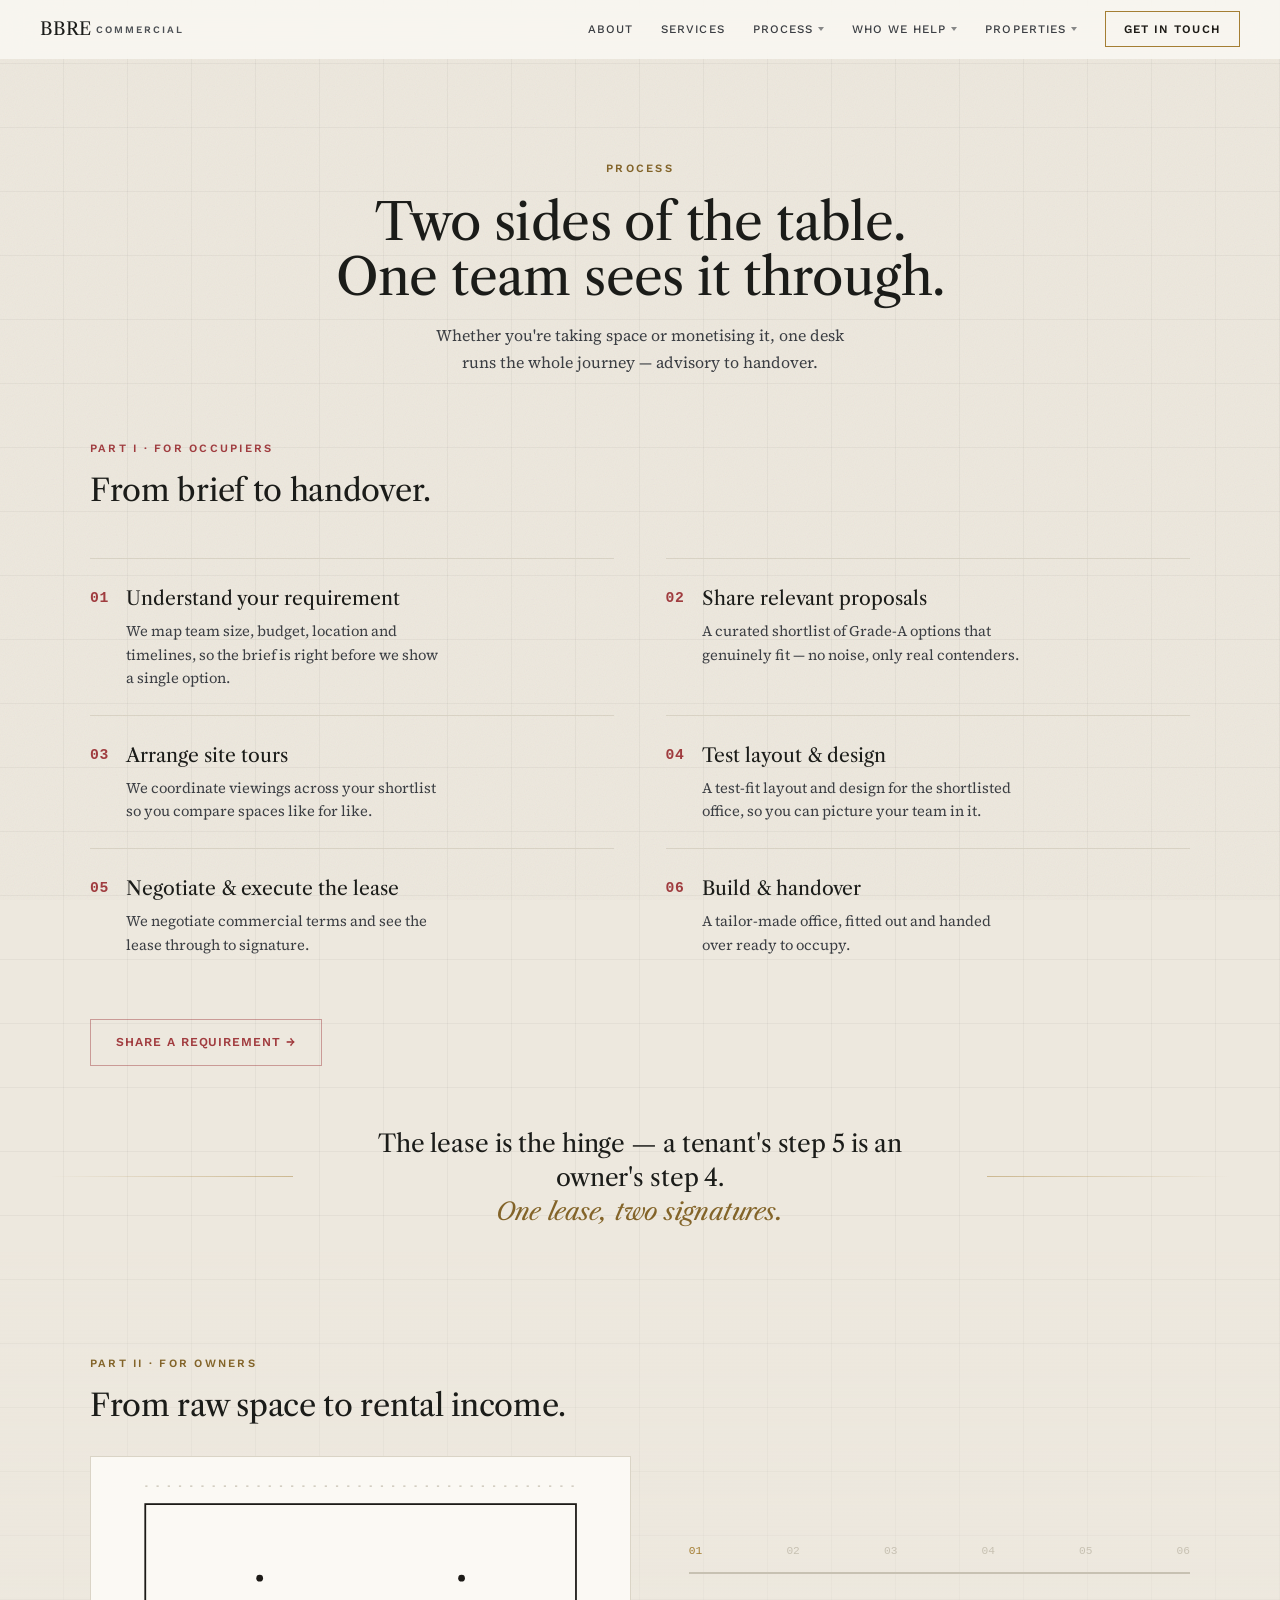
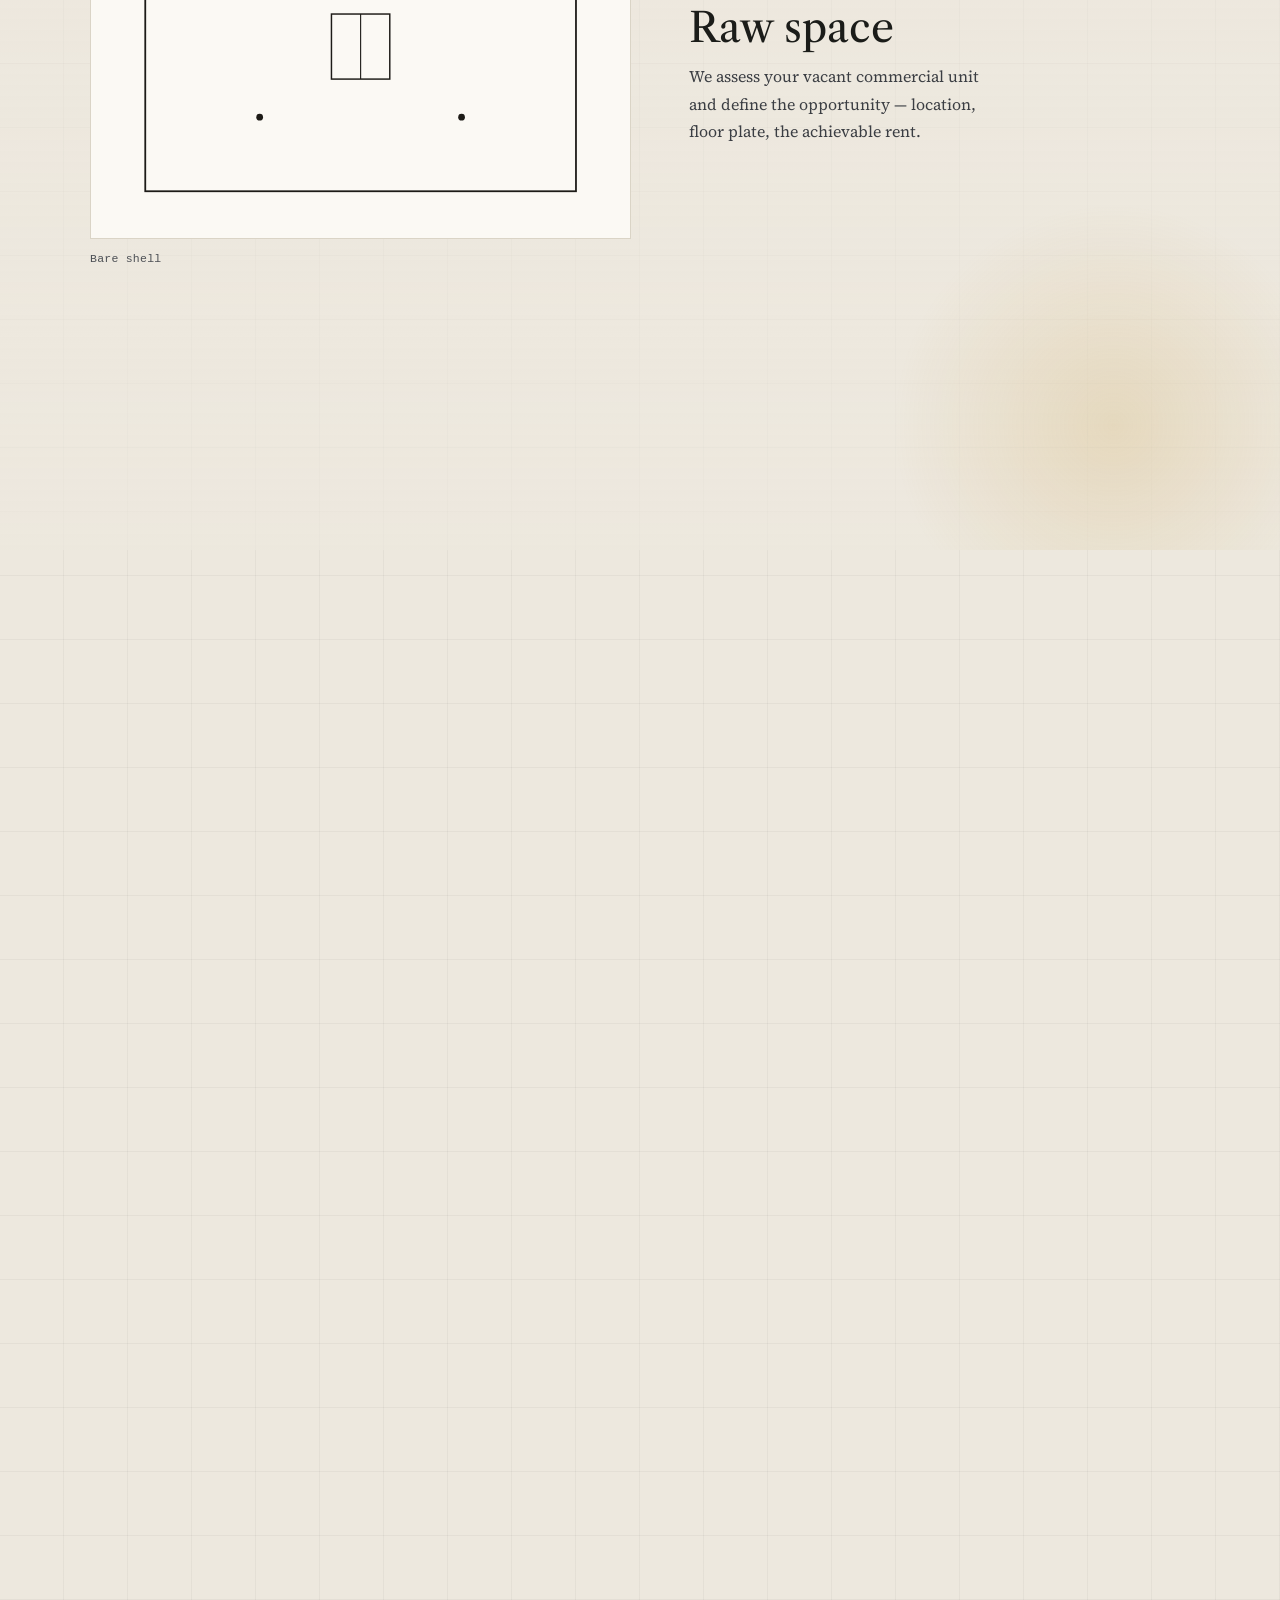
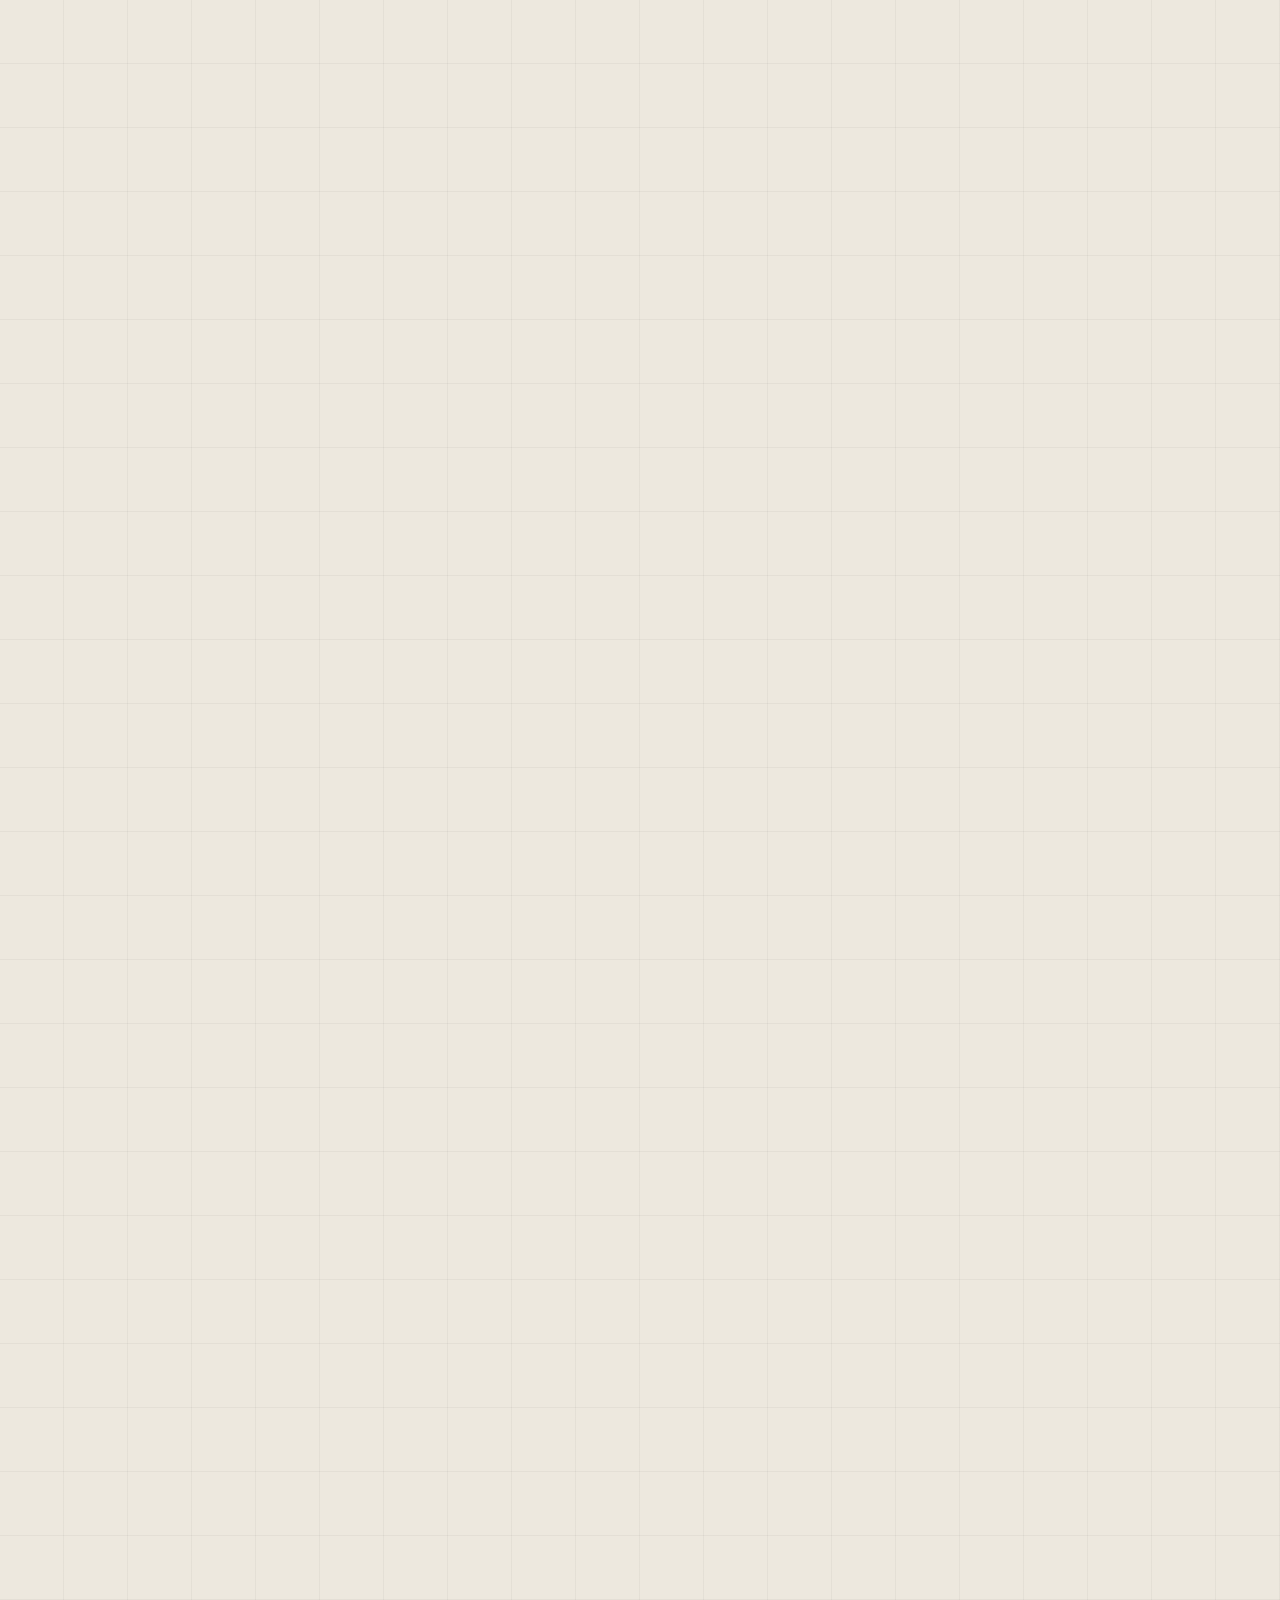
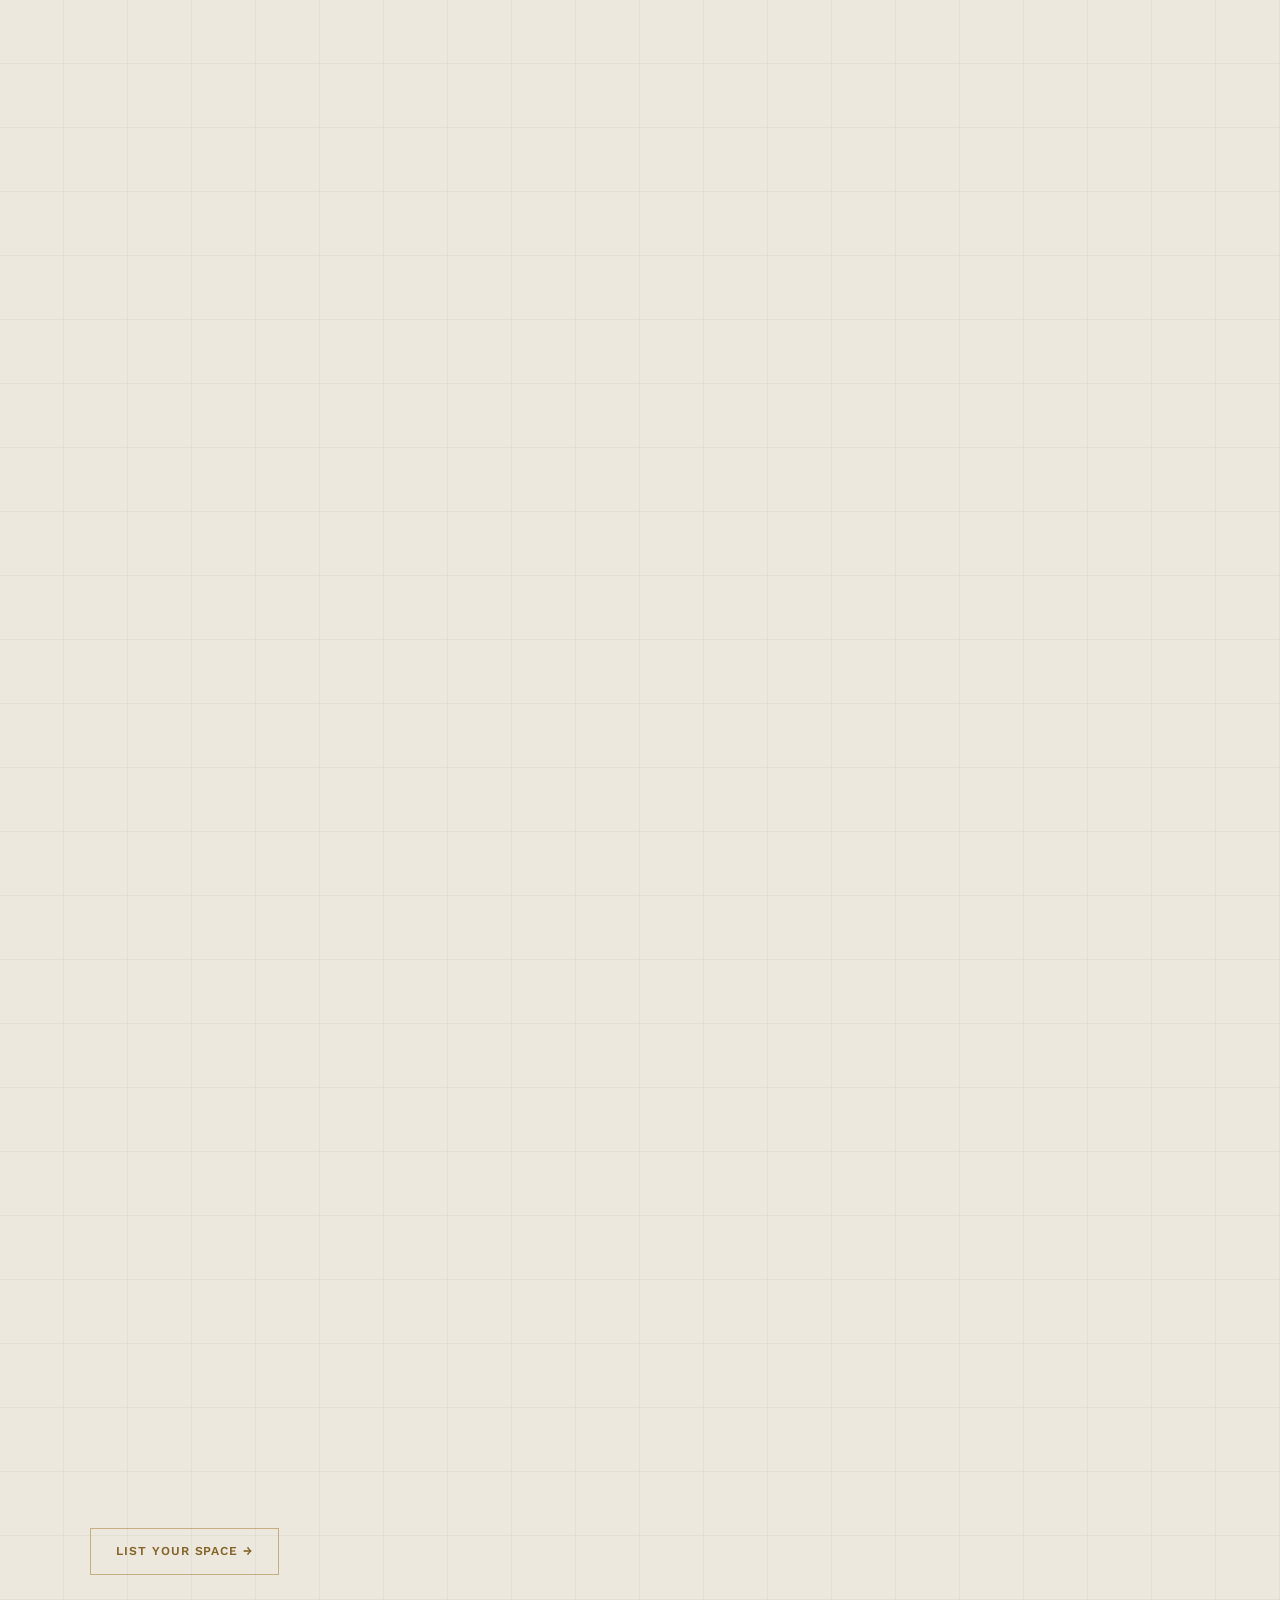
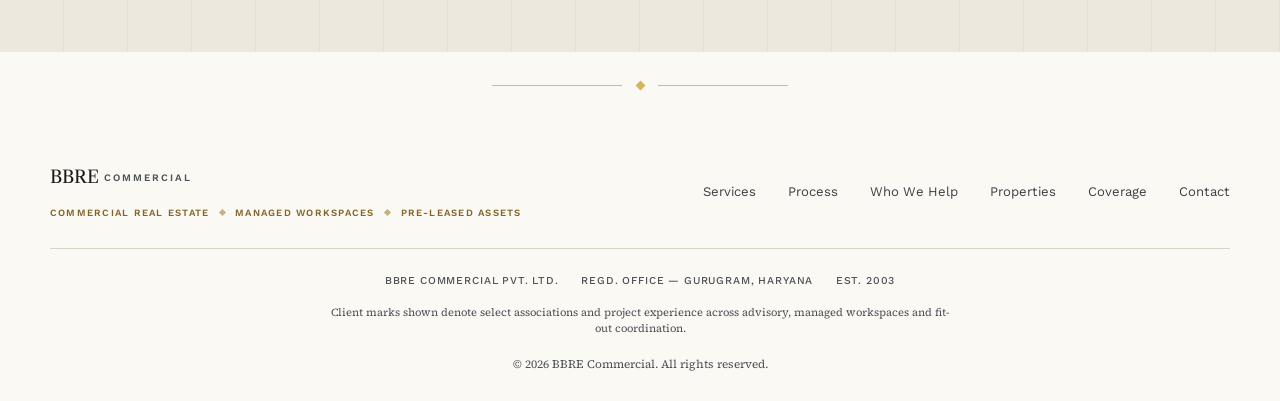
<file: process.html>
<!DOCTYPE html>
<html lang="en">
<head>
  <meta charset="UTF-8" />
  <meta name="viewport" content="width=device-width, initial-scale=1.0" />
  <title>Our Process — BBRE Commercial</title>
  <meta name="description" content="Our process, both sides of the table — from a tenant's brief to handover, and from raw space to rental income. BBRE Commercial, Gurgaon &amp; Delhi NCR." />
  <link rel="icon" href="data:image/svg+xml,%3Csvg xmlns='http://www.w3.org/2000/svg' viewBox='0 0 32 32'%3E%3Crect width='32' height='32' fill='%231D1B17'/%3E%3Cpolygon points='16 7 24 16 16 25 8 16' fill='%23D9B25E'/%3E%3C/svg%3E" />
  <meta property="og:type" content="website" />
  <meta property="og:title" content="Our Process — BBRE Commercial" />
  <meta property="og:description" content="Our process, both sides of the table — from a tenant's brief to handover, and from raw space to rental income. BBRE Commercial, Gurgaon &amp; Delhi NCR." />
  <meta property="og:image" content="hero-skyline.jpg" />
  <meta name="twitter:card" content="summary_large_image" />
  <script>document.documentElement.classList.add('js');</script>
  <link rel="preconnect" href="https://fonts.googleapis.com">
  <link rel="preconnect" href="https://fonts.gstatic.com" crossorigin>
  <link href="https://fonts.googleapis.com/css2?family=Libre+Caslon+Text:ital,wght@0,400;0,700;1,400&family=Source+Serif+4:ital,opsz,wght@0,8..60,400;0,8..60,600;1,8..60,400&family=Work+Sans:wght@400;500;600;700&display=swap" rel="stylesheet">
  <link rel="stylesheet" href="styles.css?v=82" />
</head>
<body>
<a class="skip-link" href="#journey">Skip to content</a>
<div class="grain" aria-hidden="true"></div>

<!-- NAV -->
<header class="nav" id="nav">
  <div class="nav-inner">
    <a href="/#top" class="wordmark">BBRE<span>Commercial</span></a>
    <nav class="nav-links">
      <a href="/#about">About</a>
      <a href="/#services">Services</a>
      <div class="nav-dd">
        <a href="/process.html" class="nav-dd-toggle" aria-haspopup="true" aria-expanded="false">Process<span class="dd-caret" aria-hidden="true"></span></a>
        <div class="nav-dd-menu" role="menu">
          <a href="/process.html#occupiers" role="menuitem">For Occupiers</a>
          <a href="/process.html#owners" role="menuitem">For Owners</a>
        </div>
      </div>
      <div class="nav-dd">
        <a href="/#who" class="nav-dd-toggle" aria-haspopup="true" aria-expanded="false">Who We Help<span class="dd-caret" aria-hidden="true"></span></a>
        <div class="nav-dd-menu" role="menu">
          <a href="/#who" role="menuitem">Occupiers</a>
          <a href="/#who" role="menuitem">Owners</a>
          <a href="/#who" role="menuitem">Investors</a>
        </div>
      </div>
      <div class="nav-dd">
        <a href="/spaces.html" class="nav-dd-toggle" aria-haspopup="true" aria-expanded="false">Properties<span class="dd-caret" aria-hidden="true"></span></a>
        <div class="nav-dd-menu" role="menu">
          <a href="/spaces.html#spaces" role="menuitem">Offices for Lease</a>
          <a href="/spaces.html#spaces" role="menuitem">Pre-Leased Assets</a>
          <a href="/spaces.html#coverage" role="menuitem">Coverage</a>
        </div>
      </div>
      <a href="/#contact" class="nav-cta">Get in touch</a>
    </nav>
    <button class="hamburger" id="hamburger" aria-label="Menu"><span></span><span></span><span></span></button>
  </div>
  <div class="mobile-menu" id="mobileMenu">
    <a href="/#about">About</a>
    <a href="/#services">Services</a>
    <a href="/process.html">Process</a>
    <a href="/process.html#occupiers" class="mm-sub">For Occupiers</a>
    <a href="/process.html#owners" class="mm-sub">For Owners</a>
    <a href="/#who">Who We Help</a>
    <a href="/#who" class="mm-sub">Occupiers</a>
    <a href="/#who" class="mm-sub">Owners</a>
    <a href="/#who" class="mm-sub">Investors</a>
    <a href="/spaces.html">Properties</a>
    <a href="/spaces.html#spaces" class="mm-sub">Offices for Lease</a>
    <a href="/spaces.html#spaces" class="mm-sub">Pre-Leased Assets</a>
    <a href="/spaces.html#coverage" class="mm-sub">Coverage</a>
    <a href="/#contact">Get in touch</a>
  </div>
</header>

<!-- PROCESS — pinned raw-space → asset journey -->
<section class="proc-section" id="journey">
  <span class="margin-marker" aria-hidden="true"><span class="mm-num">03</span><span class="mm-label">Process</span></span>

  <!-- umbrella: one process, two sides -->
  <div class="container proc-umbrella reveal-up">
    <span class="kicker">Process</span>
    <h2 class="proc-umbrella-h">Two sides of the table.<br>One team sees it through.</h2>
    <p class="proc-umbrella-sub">Whether you're taking space or monetising it, one desk runs the whole journey — advisory to handover.</p>
    <p class="proc-mobile-intro">Occupiers go from brief to handover; owners from raw space to rental income — tap any step to read it.</p>
  </div>

  <!-- PART I · occupiers -->
  <div class="proc-track container reveal-up" id="occupiers">
    <div class="track-head">
      <span class="track-eyebrow track-eyebrow--occupier">Part&nbsp;I · For occupiers</span>
      <h3 class="track-h">From brief to handover.</h3>
    </div>
    <ol class="tenant-steps">
      <li class="tstep"><span class="tstep-num">01</span><div class="tstep-body"><h4>Understand your requirement</h4><p>We map team size, budget, location and timelines, so the brief is right before we show a single option.</p></div></li>
      <li class="tstep"><span class="tstep-num">02</span><div class="tstep-body"><h4>Share relevant proposals</h4><p>A curated shortlist of Grade-A options that genuinely fit — no noise, only real contenders.</p></div></li>
      <li class="tstep"><span class="tstep-num">03</span><div class="tstep-body"><h4>Arrange site tours</h4><p>We coordinate viewings across your shortlist so you compare spaces like for like.</p></div></li>
      <li class="tstep"><span class="tstep-num">04</span><div class="tstep-body"><h4>Test layout &amp; design</h4><p>A test-fit layout and design for the shortlisted office, so you can picture your team in it.</p></div></li>
      <li class="tstep"><span class="tstep-num">05</span><div class="tstep-body"><h4>Negotiate &amp; execute the lease</h4><p>We negotiate commercial terms and see the lease through to signature.</p></div></li>
      <li class="tstep"><span class="tstep-num">06</span><div class="tstep-body"><h4>Build &amp; handover</h4><p>A tailor-made office, fitted out and handed over ready to occupy.</p></div></li>
    </ol>
    <a class="track-cta track-cta--occupier" href="/#contact">Share a requirement →</a>
  </div>

  <!-- the lease is the hinge between the two journeys -->
  <div class="track-hinge container reveal-up">
    <span class="hinge-rule"></span>
    <p class="hinge-note">The lease is the hinge — a tenant's step&nbsp;5 is an owner's step&nbsp;4.<br><em>One lease, two signatures.</em></p>
    <span class="hinge-rule"></span>
  </div>

  <div class="journey-scroll" id="owners">
    <div class="journey-sticky">
      <!-- evolving environment: the district grows around the asset as you scroll -->
      <div class="journey-bg" aria-hidden="true">
        <svg class="env-svg" viewBox="0 0 1440 900" preserveAspectRatio="xMidYMax slice">
          <g class="env-layer" data-at="0.04" stroke="#1D1B17" stroke-opacity="0.18" fill="none">
            <line x1="0" y1="862" x2="1440" y2="862" stroke-width="1.2"/>
            <rect x="120" y="828" width="150" height="34" stroke-dasharray="3 6"/>
            <rect x="360" y="828" width="180" height="34" stroke-dasharray="3 6"/>
            <rect x="1010" y="828" width="170" height="34" stroke-dasharray="3 6"/>
          </g>
          <g class="env-layer" data-at="0.16" stroke="#1D1B17" stroke-opacity="0.16" fill="none">
            <rect x="140" y="792" width="90" height="70"/>
            <rect x="1040" y="800" width="110" height="62"/>
            <rect x="620" y="806" width="80" height="56"/>
          </g>
          <g class="env-layer" data-at="0.30" stroke="#1D1B17" stroke-opacity="0.15" fill="none">
            <rect x="250" y="742" width="80" height="120"/>
            <rect x="720" y="752" width="96" height="110"/>
            <rect x="900" y="770" width="70" height="92"/>
          </g>
          <g class="env-layer" data-at="0.44" stroke="#1D1B17" stroke-opacity="0.15" fill="none">
            <rect x="360" y="686" width="88" height="176"/>
            <rect x="1160" y="710" width="90" height="152"/>
            <path d="M486 720 V690 H560"/><line x1="486" y1="704" x2="516" y2="720"/>
          </g>
          <g class="env-layer" data-at="0.58" stroke="#1D1B17" stroke-opacity="0.16" fill="none">
            <rect x="560" y="648" width="80" height="214"/>
            <rect x="1000" y="700" width="84" height="162"/>
          </g>
          <g class="env-layer" data-at="0.52" stroke="#1D1B17" stroke-opacity="0.17" fill="none">
            <rect x="116" y="606" width="74" height="256"/>
            <rect x="810" y="624" width="88" height="238"/>
            <rect x="1248" y="650" width="80" height="212"/>
          </g>
          <g class="env-layer" data-at="0.70">
            <g fill="#6E7A5E" fill-opacity="0.22" stroke="none">
              <circle cx="80" cy="832" r="18"/><circle cx="70" cy="843" r="12"/><circle cx="91" cy="844" r="11"/>
              <circle cx="332" cy="835" r="15"/><circle cx="346" cy="844" r="10"/>
              <circle cx="840" cy="837" r="16"/><circle cx="856" cy="845" r="10"/>
              <circle cx="1300" cy="833" r="15"/><circle cx="1285" cy="844" r="10"/>
            </g>
            <g stroke="#5B4A34" stroke-opacity="0.32" stroke-width="2">
              <line x1="80" y1="846" x2="80" y2="862"/><line x1="332" y1="848" x2="332" y2="862"/><line x1="840" y1="850" x2="840" y2="862"/><line x1="1300" y1="846" x2="1300" y2="862"/>
            </g>
          </g>
          <g class="env-layer" data-at="0.80" fill="#6E7A5E" fill-opacity="0.20" stroke="none">
            <circle cx="500" cy="840" r="13"/><circle cx="678" cy="843" r="11"/><circle cx="1082" cy="838" r="14"/><circle cx="1178" cy="844" r="10"/>
          </g>
          <g class="env-layer" data-at="0.26" fill="#A47E33" fill-opacity="0.55">
            <rect x="152" y="814" width="9" height="11"/><rect x="1054" y="818" width="9" height="11"/><rect x="634" y="822" width="9" height="10"/>
          </g>
          <g class="env-layer" data-at="0.40" fill="#A47E33" fill-opacity="0.55">
            <rect x="264" y="764" width="9" height="11"/><rect x="292" y="792" width="9" height="11"/><rect x="734" y="772" width="9" height="11"/>
          </g>
          <g class="env-layer" data-at="0.54" fill="#A47E33" fill-opacity="0.55">
            <rect x="380" y="712" width="9" height="11"/><rect x="404" y="712" width="9" height="11"/><rect x="1174" y="732" width="9" height="11"/>
          </g>
          <g class="env-layer" data-at="0.64" fill="#A47E33" fill-opacity="0.55">
            <rect x="130" y="640" width="9" height="12"/><rect x="158" y="678" width="9" height="12"/><rect x="826" y="656" width="9" height="12"/><rect x="856" y="694" width="9" height="12"/><rect x="1264" y="682" width="9" height="12"/><rect x="1294" y="720" width="9" height="12"/>
          </g>
          <g class="env-layer" data-at="0.76" fill="#A47E33" fill-opacity="0.55">
            <rect x="576" y="676" width="10" height="12"/><rect x="600" y="712" width="10" height="12"/><rect x="1014" y="722" width="9" height="11"/><rect x="1042" y="754" width="9" height="11"/><rect x="130" y="716" width="9" height="12"/>
          </g>
          <g class="env-layer" data-at="0.90" stroke="#1D1B17" stroke-opacity="0.28" fill="none" stroke-width="1.2">
            <path d="M200 636 q8 -6 16 0 q8 -6 16 0"/><path d="M1120 616 q7 -5 14 0 q7 -5 14 0"/>
          </g>
        </svg>
        <div class="env-sun" aria-hidden="true"></div>
      </div>
      <div class="aura aura--amber" style="width:42vw;height:42vw;bottom:-16%;right:-8%" aria-hidden="true"></div>
      <div class="container">
        <div class="track-head track-head--owner reveal-up">
          <span class="track-eyebrow track-eyebrow--owner">Part&nbsp;II · For owners</span>
          <h3 class="track-h">From raw space to rental income.</h3>
        </div>
        <div class="journey-stage">
          <figure class="journey-visual reveal-up">
            <svg class="floor-svg" viewBox="0 0 480 340" xmlns="http://www.w3.org/2000/svg" aria-hidden="true">
              <g class="fl-shell">
                <line x1="48" y1="26" x2="432" y2="26" stroke="#C7C1B2" stroke-width="1" stroke-dasharray="2 8"/>
                <rect x="48" y="42" width="384" height="256" fill="none" stroke="#1D1B17" stroke-width="1.6"/>
                <rect x="214" y="140" width="52" height="58" fill="none" stroke="#1D1B17" stroke-width="1.3"/>
                <line x1="240" y1="140" x2="240" y2="198" stroke="#1D1B17" stroke-width="1"/>
                <g fill="#1D1B17"><circle cx="150" cy="108" r="3"/><circle cx="150" cy="232" r="3"/><circle cx="330" cy="108" r="3"/><circle cx="330" cy="232" r="3"/></g>
              </g>
              <g class="fl-layer" data-at="0.07"><rect x="60" y="54" width="126" height="98" fill="#A47E33" opacity="0.10"/></g>
              <g class="fl-layer" data-at="0.13"><circle cx="74" cy="59" r="3.5" fill="#A47E33"/><text x="84" y="63" font-family="ui-monospace, Menlo, monospace" font-size="9" fill="#A47E33" letter-spacing="1">TENANT</text></g>
              <g class="fl-layer" data-at="0.22" stroke="#1D1B17" fill="none">
                <line x1="150" y1="42" x2="150" y2="298" stroke-width="1"/>
                <line x1="330" y1="42" x2="330" y2="298" stroke-width="1"/>
                <line x1="48" y1="176" x2="150" y2="176" stroke-width="1"/>
              </g>
              <g class="fl-layer" data-at="0.29" stroke="#1D1B17" fill="none"><rect x="64" y="70" width="64" height="34" rx="4" stroke-width="1"/></g>
              <g class="fl-layer" data-at="0.35" stroke="#1D1B17" fill="none">
                <rect x="66" y="196" width="26" height="16"/><rect x="100" y="196" width="26" height="16"/>
                <rect x="66" y="222" width="26" height="16"/><rect x="100" y="222" width="26" height="16"/>
                <rect x="66" y="248" width="26" height="16"/><rect x="100" y="248" width="26" height="16"/>
              </g>
              <g class="fl-layer" data-at="0.42" stroke="#1D1B17" fill="none">
                <rect x="350" y="70" width="26" height="16"/><rect x="384" y="70" width="26" height="16"/>
                <rect x="350" y="96" width="26" height="16"/><rect x="384" y="96" width="26" height="16"/>
                <rect x="350" y="230" width="26" height="16"/><rect x="384" y="230" width="26" height="16"/>
              </g>
              <g class="fl-layer" data-at="0.55" transform="rotate(-6 240 263)">
                <rect x="186" y="248" width="108" height="30" fill="none" stroke="#A13C3F" stroke-width="1.4"/>
                <text x="240" y="267" text-anchor="middle" font-family="ui-monospace, Menlo, monospace" font-size="11" fill="#A13C3F" letter-spacing="2">LEASED</text>
              </g>
              <g class="fl-layer" data-at="0.63" fill="#A13C3F">
                <circle cx="79" cy="204" r="2.3"/><circle cx="113" cy="204" r="2.3"/>
                <circle cx="79" cy="230" r="2.3"/><circle cx="113" cy="230" r="2.3"/>
                <circle cx="79" cy="256" r="2.3"/><circle cx="113" cy="256" r="2.3"/>
              </g>
              <g class="fl-layer" data-at="0.71" fill="#A13C3F">
                <circle cx="363" cy="78" r="2.3"/><circle cx="397" cy="78" r="2.3"/>
                <circle cx="363" cy="104" r="2.3"/><circle cx="397" cy="238" r="2.3"/>
              </g>
              <g class="fl-layer" data-at="0.83"><rect x="54" y="48" width="372" height="244" fill="none" stroke="#A47E33" stroke-width="1.6"/></g>
              <g class="fl-layer" data-at="0.90"><rect x="150" y="152" width="180" height="36" fill="#A47E33"/><text x="240" y="175" text-anchor="middle" font-family="ui-monospace, Menlo, monospace" font-size="12" fill="#FBF9F4" letter-spacing="3">PRE-LEASED</text></g>
            </svg>
            <figcaption class="floor-cap"><span class="floor-stage-name">Bare shell</span><span class="floor-cap-static">Typical Grade-A floor plate</span></figcaption>
          </figure>
          <div class="journey-readout reveal-up">
            <div class="j-steps">
              <ol class="j-nums">
                <li class="is-active">01</li><li>02</li><li>03</li><li>04</li><li>05</li><li>06</li>
              </ol>
              <div class="j-track"><span class="j-fill"></span></div>
            </div>
            <div class="j-panels">
              <article class="j-panel is-active" data-i="0"><h4>Raw space</h4><p>We assess your vacant commercial unit and define the opportunity — location, floor plate, the achievable rent.</p></article>
              <article class="j-panel" data-i="1"><h4>Tenant identification</h4><p>We source and vet the right tenant — the covenant that underwrites your rent for years.</p></article>
              <article class="j-panel" data-i="2"><h4><span class="fitout">Fit-out</span></h4><p>We design and build a workspace that commands premium rent — full execution under one roof.</p></article>
              <article class="j-panel" data-i="3"><h4>Lease execution</h4><p>We structure a strong lease — clear terms, escalations and exit clauses, in writing.</p></article>
              <article class="j-panel" data-i="4"><h4>Rental income</h4><p>The floor is occupied and leased, generating consistent monthly income for the owner.</p></article>
              <article class="j-panel" data-i="5"><h4>Pre-leased sale</h4><p>Optionally sell the tenanted floor as a pre-leased asset — unlocking capital at a premium.</p></article>
            </div>
          </div>
        </div>
      </div>
    </div>
  </div>

  <!-- PART II closing CTA -->
  <div class="container track-foot reveal-up">
    <a class="track-cta track-cta--owner" href="/#contact">List your space →</a>
  </div>
</section>

<div class="ornament ornament-divider" aria-hidden="true"><span></span></div>

<!-- FOOTER -->
<footer class="footer">
  <div class="footer-inner">
    <div class="footer-brand">
      <span class="wordmark">BBRE<span>Commercial</span></span>
      <p class="footer-descriptor"><span>Commercial Real Estate</span><i></i><span>Managed Workspaces</span><i></i><span>Pre-Leased Assets</span></p>
    </div>
    <div class="footer-links">
      <a href="/#services">Services</a>
      <a href="/process.html">Process</a>
      <a href="/#who">Who We Help</a>
      <a href="/spaces.html">Properties</a>
      <a href="/spaces.html#coverage">Coverage</a>
      <a href="/#contact">Contact</a>
    </div>
  </div>
  <div class="footer-legal">
    <span>BBRE Commercial Pvt.&nbsp;Ltd.</span>
    <span>Regd. Office — Gurugram, Haryana</span>
    <span>Est. 2003</span>
  </div>
  <p class="footer-note">Client marks shown denote select associations and project experience across advisory, managed workspaces and fit-out coordination.</p>
  <p class="footer-copy">© 2026 BBRE Commercial. All rights reserved.</p>
</footer>

<!-- Persistent mobile enquiry bar -->
<!-- Mobile brass rail (bottom nav) + Enquire sheet -->
<nav class="rail" aria-label="Primary">
  <span class="rail-diamond" aria-hidden="true"></span>
  <a class="rail-tab" data-page="home" href="/#top"><span class="rail-lbl">Home</span></a>
  <a class="rail-tab" data-page="process" href="/process.html"><span class="rail-lbl">Process</span></a>
  <a class="rail-tab" data-page="spaces" href="/spaces.html"><span class="rail-lbl">Spaces</span></a>
  <button class="rail-tab rail-tab--enquire" data-enquire type="button" aria-haspopup="dialog"><span class="rail-lbl">Enquire</span></button>
</nav>

<dialog class="sheet" id="enquireSheet" aria-label="Get in touch">
  <div class="sheet-inner">
    <span class="sheet-grip" aria-hidden="true"></span>
    <p class="sheet-head">Get in touch</p>
    <a class="sheet-row" data-wa href="#"><span class="sheet-row-k">WhatsApp<i class="wa-dot" aria-hidden="true"></i></span><span class="sheet-row-v">Chat with our desk →</span></a>
    <a class="sheet-row" href="tel:+911140843600"><span class="sheet-row-k">Call the desk</span><span class="sheet-row-v">+91 11 4084 3600</span></a>
    <a class="sheet-row" href="/#contact"><span class="sheet-row-k">Share a requirement</span><span class="sheet-row-v">List or enquire →</span></a>
    <button class="sheet-close" type="button" data-sheet-close aria-label="Close">Close</button>
  </div>
</dialog>

<script src="script.js?v=80"></script>
</body>
</html>
</file>
<file: styles.css>
/* ============================================================
   BBRE Commercial — heritage-classic editorial / drafting identity
   Parchment · warm-black · burgundy · antique gold
   Libre Caslon Text (display) · Source Serif 4 (body) · Work Sans (labels)
   ============================================================ */

*, *::before, *::after { box-sizing: border-box; margin: 0; padding: 0; }

:root {
  /* Heritage Classic (warm evolution) — parchment · warm-black · burgundy · antique gold */
  --paper:   #FBF9F4;   /* parchment surface */
  --paper-2: #EDE8DE;   /* alt section — deepened so tonal bands read (Fable) */
  --card:    #F1EDE3;   /* raised surface — deepened one step (Fable) */
  --paper-3: #EAE8E3;   /* tonal hover / deeper container */
  --ink:     #1B1C19;   /* on-surface */
  --ink-soft:#3B3E43;   /* body / secondary text — darkened for readability */
  --muted:   #4D5055;   /* label/body text — darkened for readability */

  /* warm near-black — the page's dark tone (recolored from navy to remove the blue cast) */
  --deep:      #1D1B17;
  --deep-2:    #14120E;
  --deep-soft: rgba(29,27,23,0.05);

  --burgundy:   #A13C3F; /* secondary — interactive / active */
  --burgundy-2: #86282B;

  --gold:   #A47E33;    /* antique gold — large/decorative accents: frames, rules, dots, dividers */
  --gold-ink: #836429;  /* darker gold — small text only (kicker, tags, labels) for >=4.5:1 contrast */
  --gold-2: #D9B25E;    /* brighter gold — glint, diamonds, active */
  --mono: ui-monospace, 'SF Mono', 'JetBrains Mono', Menlo, monospace;
  /* muted aura hues — soft washes on light sections (dark sections override stronger) */
  --aura-amber:  rgba(199,154,62,0.20);
  --aura-rose:   rgba(161,60,63,0.16);
  --aura-sage:   rgba(110,122,94,0.16);
  --aura-violet: rgba(107,94,134,0.15);

  --line:   #DAD4C6;    /* warm hairline on parchment */
  --line-2: #C7C1B2;

  --on-navy:      #F2F1EC;   /* on-dark text (name kept; values warm now) */
  --on-navy-soft: #B4AC9E;   /* warm taupe-grey (was cool #A9B2C1) */
  --on-navy-line: rgba(242,241,236,0.18);

  --serif: 'Libre Caslon Text', 'Caslon Fallback', Georgia, serif; /* headings */
  --body:  'Source Serif 4', 'Serif Body Fallback', Georgia, serif;    /* body copy */
  --sans:  'Work Sans', -apple-system, BlinkMacSystemFont, 'Segoe UI', sans-serif; /* labels/UI */
  --ease:  cubic-bezier(0.22, 1, 0.36, 1);
}

/* Metric-adjusted fallbacks so the pre-webfont paint matches the webfonts —
   kills the flash-of-unstyled-text reflow while Caslon / Source Serif load. */
@font-face {
  font-family: 'Caslon Fallback';
  src: local('Georgia'), local('Times New Roman');
  size-adjust: 94%;
  ascent-override: 90%;
  descent-override: 24%;
  line-gap-override: 0%;
}
@font-face {
  font-family: 'Serif Body Fallback';
  src: local('Georgia'), local('Times New Roman');
  size-adjust: 96%;
  ascent-override: 95%;
  descent-override: 25%;
  line-gap-override: 0%;
}

html { scroll-behavior: smooth; -webkit-text-size-adjust: 100%; }
body {
  font-family: var(--body);
  background: var(--paper);
  color: var(--ink);
  line-height: 1.6;
  overflow-x: hidden;
  -webkit-font-smoothing: antialiased;
  -moz-osx-font-smoothing: grayscale;
  text-wrap: pretty;
}
img { display: block; width: 100%; height: 100%; object-fit: cover; }
a { text-decoration: none; color: inherit; }

/* Accessibility: visible keyboard focus on every interactive control + skip link */
:focus-visible { outline: 2px solid var(--burgundy); outline-offset: 3px; }
.skip-link {
  position: absolute; left: 12px; top: -64px; z-index: 200;
  background: var(--deep); color: var(--on-navy);
  font-family: var(--sans); font-size: 0.8rem; font-weight: 600; letter-spacing: 0.03em;
  padding: 0.6rem 1rem; transition: top .18s var(--ease);
}
.skip-link:focus { top: 12px; }
ol, ul { list-style: none; }

.container { max-width: 1180px; margin: 0 auto; padding: 0 2.5rem; }
.section-pad { padding: clamp(46px, 6vw, 82px) 0; }

/* ---- reveal (JS-gated so no-JS shows everything) ---- */
.js .reveal-up { opacity: 0; transform: translateY(26px); transition: opacity .8s var(--ease), transform .8s var(--ease); }
.js .reveal-up.in-view { opacity: 1; transform: none; }
@media (prefers-reduced-motion: reduce) {
  .js .reveal-up { opacity: 1 !important; transform: none !important; transition: none; }
}

/* ---- duotone image treatment (unifies stock photos) ---- */
.duotone { position: relative; overflow: hidden; background: var(--deep-2); }
.duotone img {
  /* warm grade, not a flat sepia wash — lets real density/colour through */
  filter: grayscale(0.4) sepia(0.2) contrast(1.06) brightness(1.02) saturate(1.08);
  opacity: 0.95;
}
.duotone::after {
  content: '';
  position: absolute; inset: 0;
  background: linear-gradient(150deg, rgba(74,52,26,0.28), rgba(29,27,23,0.16));
  mix-blend-mode: multiply;
  pointer-events: none;
}

/* ---- shared type ---- */
.kicker {
  font-family: var(--sans);
  font-size: 0.7rem;
  font-weight: 600;
  letter-spacing: 0.22em;
  text-transform: uppercase;
  color: var(--gold-ink);
  margin-bottom: 1.25rem;
  display: flex; align-items: center; gap: 0.75rem;
}
.kicker::before {
  content: ''; width: 26px; height: 1px; background: var(--gold); flex-shrink: 0;
}
.kicker[style*="center"]::before { display: none; }

.section-head { margin-bottom: clamp(1.6rem, 3vw, 2.4rem); max-width: 760px; }
.section-head h2 {
  font-family: var(--serif);
  font-weight: 400;
  font-size: clamp(1.8rem, 3.4vw, 2.85rem);
  line-height: 1.12;
  letter-spacing: -0.005em;
  color: var(--ink);
}
.section-sub {
  margin-top: 1.25rem;
  font-size: 1.02rem;
  color: var(--ink-soft);
  max-width: 540px;
  line-height: 1.7;
}

/* ---- buttons ---- */
.btn-solid, .btn-line {
  display: inline-block;
  font-family: var(--sans);
  font-size: 0.78rem;
  font-weight: 600;
  text-transform: uppercase;
  letter-spacing: 0.08em;
  padding: 0.85rem 1.7rem;
  border-radius: 0;
  transition: transform .25s var(--ease), background .25s, color .25s, border-color .25s;
}
.btn-solid { background: var(--deep); color: var(--on-navy); border: 1px solid var(--gold); }
.btn-solid:hover { background: var(--burgundy); transform: translateY(-2px); }
.btn-line { background: transparent; color: var(--ink); border: 1px solid var(--line-2); }
.btn-line:hover { border-color: var(--burgundy); color: var(--burgundy); transform: translateY(-2px); }

/* ============================================================
   NAV
   ============================================================ */
.nav {
  position: fixed; top: 0; left: 0; right: 0; z-index: 100;
  background: rgba(251,249,244,0.80);
  backdrop-filter: blur(14px) saturate(1.2);
  -webkit-backdrop-filter: blur(14px) saturate(1.2);
  border-bottom: 1px solid transparent;
  transition: border-color .3s, background .3s;
}
.nav.scrolled { border-bottom-color: var(--line); }
.nav-inner {
  max-width: 1280px; margin: 0 auto; padding: 0 2.5rem;
  height: 58px; display: flex; align-items: center; justify-content: space-between;
}
.wordmark {
  font-family: var(--serif);
  font-size: 1.12rem; font-weight: 400; letter-spacing: 0; color: var(--ink);
}
.wordmark span {
  font-family: var(--sans);
  font-size: 0.62rem; font-weight: 600; letter-spacing: 0.2em; text-transform: uppercase;
  color: var(--muted); margin-left: 0.55em; vertical-align: middle;
}
.nav-links { display: flex; align-items: center; gap: 2.5rem; }
.nav-links a { font-family: var(--sans); font-size: 0.72rem; font-weight: 500; text-transform: uppercase; letter-spacing: 0.09em; color: var(--ink-soft); transition: color .2s; }
.nav-links a:hover { color: var(--burgundy); }
.nav-cta {
  padding: 0.5rem 1.15rem; border: 1px solid var(--gold); border-radius: 0;
  color: var(--deep) !important; font-weight: 600 !important;
  text-transform: uppercase; letter-spacing: 0.08em;
  transition: background .2s, color .2s !important;
}
.nav-cta:hover { background: var(--deep); color: var(--on-navy) !important; }
.hamburger { display: none; flex-direction: column; align-items: center; justify-content: center; gap: 5px; background: none; border: none; cursor: pointer; width: 44px; height: 44px; padding: 0; margin: -8px -10px -8px 0; }
.hamburger span { display: block; width: 22px; height: 1.5px; background: var(--ink); transition: .3s; }
.mobile-menu { display: none; flex-direction: column; background: var(--paper); border-top: 1px solid var(--line); padding: 0.5rem 2.5rem 1.5rem; }
.mobile-menu a { font-size: 1rem; font-weight: 500; color: var(--ink-soft); padding: 0.9rem 0; border-bottom: 1px solid var(--line); }
.mobile-menu.open { display: flex; }

/* ============================================================
   HERO
   ============================================================ */
.hero { padding: clamp(92px, 11vh, 120px) 0 clamp(34px, 5vw, 56px); position: relative; }
.hero::before {
  /* faint architectural hairline down the page */
  content: ''; position: absolute; top: 0; bottom: 0; left: 50%; width: 1px;
  background: var(--line); opacity: 0.5; display: none;
}
.hero-grid {
  max-width: 1280px; margin: 0 auto; padding: 0 2.5rem;
  display: grid; grid-template-columns: 1.3fr 0.7fr; gap: clamp(2rem, 5vw, 5rem);
  align-items: end;
}
.topline {
  display: flex; align-items: center; gap: 1rem;
  font-family: var(--sans); font-size: 0.7rem; font-weight: 600; letter-spacing: 0.2em; text-transform: uppercase;
  color: var(--gold-ink); margin-bottom: 1.75rem;
}
.topline i { width: 34px; height: 1px; background: var(--line-2); }
.hero-h1 {
  font-family: var(--serif);
  font-weight: 400;
  font-size: clamp(2.4rem, 5.2vw, 4.6rem);
  line-height: 1.05;
  letter-spacing: -0.008em;
  color: var(--ink);
  max-width: 11em;
}
.hero-h1 em {
  font-style: italic; font-weight: 400;
  color: var(--burgundy);
}
/* second emphasis word stays plain ink italic — one gilded word per headline */
.hero-h1 em.plain {
  background: none; -webkit-text-fill-color: currentColor; color: var(--ink);
}
.hero-proof {
  display: flex; align-items: center; flex-wrap: wrap; gap: 0.85rem;
  margin-top: 2rem;
  font-family: var(--sans); font-size: 0.68rem; font-weight: 600;
  letter-spacing: 0.14em; text-transform: uppercase; color: var(--muted);
}
.hero-proof i { width: 4px; height: 4px; border-radius: 50%; background: var(--gold); opacity: 0.8; }
.hero-lead {
  margin-top: 2rem;
  font-size: clamp(1rem, 1.3vw, 1.12rem);
  color: var(--ink-soft);
  max-width: 46ch;
  line-height: 1.7;
}
.hero-actions { margin-top: 2.5rem; display: flex; gap: 0.9rem; flex-wrap: wrap; }

.hero-fig-col { align-self: end; }
.fig { position: relative; }
.fig-frame {
  aspect-ratio: 3 / 4;
  border-radius: 0;
  border: 1px solid var(--gold);
}
.fig figcaption {
  display: flex; align-items: center; gap: 0.7rem;
  margin-top: 0.9rem;
  font-size: 0.72rem; color: var(--muted); letter-spacing: 0.02em;
}
.fig-tag { font-family: var(--mono); font-style: normal; font-size: 0.72rem; letter-spacing: 0.02em; color: var(--gold-ink); }

/* ============================================================
   CREDENTIALS BAND (signature dark moment)
   ============================================================ */
.band { background: var(--paper-2); color: var(--ink); }
.band-inner {
  max-width: 1180px; margin: 0 auto; padding: 0 2.5rem;
  display: grid; grid-template-columns: repeat(4, 1fr);
}
.band-item {
  padding: 1.8rem 2rem;
  border-right: 1px solid var(--line);
}
.band-item:first-child { padding-left: 0; }
.band-item:last-child { border-right: none; }
.band-item strong {
  display: block; font-family: var(--serif); font-weight: 400;
  font-size: clamp(1.5rem, 2.4vw, 2rem); line-height: 1; margin-bottom: 0.6rem;
  letter-spacing: -0.01em;
}
.band-item span { font-family: var(--sans); font-size: 0.78rem; color: var(--muted); letter-spacing: 0.02em; }

/* ============================================================
   SERVICES — ledger list
   ============================================================ */
.services { background: var(--paper); }

/* Services — structured cards (Direction B) */
.svc-grid {
  display: grid; grid-template-columns: repeat(3, 1fr);
  gap: clamp(0.85rem, 1.6vw, 1.25rem);
  border-top: 1px solid var(--line-2); padding-top: clamp(1.4rem, 2.4vw, 2rem);
}
.svc-card {
  display: flex; flex-direction: column; min-height: 224px;
  padding: clamp(1.1rem, 1.8vw, 1.5rem);
  background: var(--card); border: 1px solid var(--line); color: var(--ink);
  transition: transform .3s var(--ease), border-color .3s var(--ease), box-shadow .3s var(--ease);
}
.svc-card:hover { transform: translateY(-4px); border-color: var(--gold); box-shadow: 0 14px 30px -22px rgba(41,33,18,0.42); }
.svc-top { display: flex; align-items: center; justify-content: space-between; margin-bottom: 1rem; }
.svc-idx { font-family: var(--serif); font-style: italic; font-weight: 400; font-size: 1.5rem; line-height: 1; color: var(--gold-ink); }
.svc-tag { font-family: var(--mono); font-size: 0.6rem; font-weight: 500; letter-spacing: 0.12em; text-transform: uppercase; color: var(--gold-ink); border: 1px solid var(--line-2); padding: 0.25rem 0.5rem; }
.svc-name { font-family: var(--serif); font-weight: 400; font-size: clamp(1.15rem, 1.7vw, 1.4rem); line-height: 1.14; letter-spacing: -0.01em; color: var(--ink); margin-bottom: 0.55rem; transition: color .3s var(--ease); }
.svc-card:hover .svc-name { color: var(--burgundy); }
.svc-desc { font-size: 0.9rem; color: var(--ink-soft); line-height: 1.55; flex: 1; }
.svc-go { align-self: flex-start; margin-top: 1.1rem; font-size: 1.15rem; color: var(--line-2); transition: color .3s var(--ease), transform .3s var(--ease); }
.svc-card:hover .svc-go { color: var(--burgundy); transform: translateX(4px); }
.svc-prompt { display: flex; align-items: center; justify-content: space-between; gap: 1rem; margin-top: clamp(0.85rem, 1.6vw, 1.25rem); padding: clamp(1rem, 1.8vw, 1.35rem) clamp(1.1rem, 2vw, 1.6rem); background: var(--deep); border: 1px solid var(--gold); transition: background .3s var(--ease); }
.svc-prompt:hover { background: var(--deep-2); }
.svc-prompt span { font-family: var(--sans); font-size: 0.8rem; font-weight: 600; letter-spacing: 0.06em; text-transform: uppercase; color: var(--gold-2); }
.svc-prompt .svc-prompt-arrow { font-size: 1.1rem; }
@media (max-width: 960px) { .svc-grid { grid-template-columns: repeat(2, 1fr); } }
@media (max-width: 600px) {
  .svc-grid { gap: 0.6rem; padding-top: 1.4rem; }
  .svc-card { min-height: 0; padding: 0.95rem 0.85rem; }
  .svc-top { margin-bottom: 0.7rem; }
  .svc-idx { font-size: 1.25rem; }
  .svc-tag { font-size: 0.52rem; padding: 0.2rem 0.4rem; }
  .svc-name { font-size: 1.02rem; margin-bottom: 0.4rem; }
  .svc-desc { font-size: 0.8rem; line-height: 1.45; }
  .svc-go { margin-top: 0.7rem; font-size: 1rem; }
  .svc-prompt { padding: 0.9rem 1rem; }
  .svc-prompt span { font-size: 0.7rem; }
}

/* ============================================================
   FEATURED SPACES — editorial contact-sheet plates
   ============================================================ */
.spaces { background: var(--deep); }
.spaces .section-head h2 { color: var(--on-navy); }

.spaces-head {
  display: flex; align-items: flex-end; justify-content: space-between;
  gap: 2rem; flex-wrap: wrap;
  margin-bottom: clamp(2.5rem, 5vw, 4rem);
}
.spaces-head .section-head { margin-bottom: 0; }
/* Keep each half of the heading whole so it stays exactly 2 lines in the wide
   Caslon face (the natural break sits right on the wrap threshold otherwise).
   nowrap also raises the column's min-width, so the "View all" link wraps
   below on tight widths instead of squeezing the heading into a 3rd line. */
.spaces-head h2 { white-space: nowrap; }

.spaces-all {
  font-size: 0.82rem; font-weight: 600; color: var(--on-navy);
  display: inline-flex; align-items: center; gap: 0.4rem;
  border-bottom: 1px solid var(--on-navy-line); padding-bottom: 0.2rem;
  white-space: nowrap; align-self: flex-end;
  transition: border-color .25s var(--ease), color .25s;
}
.spaces-all:hover { border-color: var(--gold-2); color: var(--gold-2); }

.spaces-grid {
  display: grid; grid-template-columns: repeat(3, 1fr);
  gap: clamp(1.25rem, 2.5vw, 2rem);
}

.space-plate { display: flex; flex-direction: column; }

.plate-fig { margin: 0; }
.plate-frame {
  aspect-ratio: 3 / 4;
  border-radius: 0;
  border: 1px solid var(--gold);
}
.plate-fig figcaption {
  margin-top: 0.75rem; display: flex; align-items: center; gap: 0.5rem;
  font-size: 0.72rem; color: var(--muted); letter-spacing: 0.02em;
}

.plate-body {
  flex: 1; border-top: 1px solid var(--line);
  padding-top: 1.1rem; margin-top: 1.1rem;
}
.plate-title {
  font-family: var(--serif); font-weight: 400;
  font-size: clamp(1.1rem, 1.6vw, 1.35rem);
  line-height: 1.15; letter-spacing: -0.01em; color: var(--ink);
  margin-bottom: 1rem;
}

/* Spec-sheet hairline table */
.spec-sheet {
  width: 100%; border-collapse: collapse;
  border-top: 1px solid var(--line);
  margin-bottom: 1.1rem;
}
.spec-sheet tr { border-bottom: 1px solid var(--line); }
.spec-sheet td { padding: 0.55rem 0; vertical-align: baseline; }
.spec-label {
  font-family: var(--mono); font-size: 0.62rem; font-weight: 600;
  letter-spacing: 0.1em; text-transform: uppercase; color: var(--gold-ink);
  width: 36%; padding-right: 0.75rem; white-space: nowrap;
}
.spec-val {
  font-family: var(--serif); font-size: 0.92rem; color: var(--ink); line-height: 1.4;
}

/* Status marker — reuses the 8px dot language of the process timeline */
.plate-status {
  display: flex; align-items: center; gap: 0.5rem;
  font-family: var(--sans); font-size: 0.68rem; font-weight: 600;
  letter-spacing: 0.12em; text-transform: uppercase; color: var(--deep);
}
.status-dot {
  display: inline-block; width: 8px; height: 8px; border-radius: 50%; flex-shrink: 0;
}
.dot-filled  { background: var(--deep); }
.dot-hollow  { background: transparent; border: 1.5px solid var(--deep); }

.status-preleased { color: var(--ink-soft); }
.status-preleased .dot-hollow { border-color: var(--ink-soft); }

/* ============================================================
   PROCESS — pinned raw-space → asset journey
   ============================================================ */
.proc-section { background: var(--paper-2); position: relative; }
.journey-scroll { position: relative; }
.journey-sticky { position: relative; overflow: hidden; background: linear-gradient(180deg, rgba(237,232,222,0.10) 0%, rgba(237,232,222,0.48) 38%, rgba(237,232,222,0.68) 100%); }   /* translucent scrim softens the survey grid behind the buildings/floor-plate */
.journey-sticky > .container { position: relative; z-index: 1; width: 100%; }
.proc-section .section-head { text-align: center; max-width: 760px; margin: 0 auto; }

.journey-stage {
  display: grid; grid-template-columns: minmax(0, 1.08fr) minmax(0, 1fr);
  gap: clamp(2rem, 4.5vw, 4rem); align-items: center;
  margin-top: clamp(1.2rem, 2.2vw, 2rem);
}
.journey-visual { position: relative; margin: 0; }
.floor-svg {
  display: block; width: 100%; height: auto; aspect-ratio: 480 / 340;  /* size locked — never changes per stage */
  background: var(--paper); border: 1px solid var(--line);
}
.fl-layer { opacity: 0; transition: opacity .55s var(--ease); }
.fl-layer.is-on { opacity: 1; }
/* evolving environment: a district that grows behind the scene as you scroll */
.journey-bg { position: absolute; inset: 0; z-index: 0; overflow: hidden; pointer-events: none; }
.env-svg { position: absolute; inset: 0; width: 100%; height: 100%; }
.env-layer { opacity: 0; transition: opacity .7s var(--ease); }
.env-layer.is-on { opacity: 1; }
/* sun arcs up from the horizon as the asset comes to life (JS drives transform) */
.env-sun {
  position: absolute; left: 16%; top: 12%;
  width: 44px; height: 44px; border-radius: 50%;
  background: radial-gradient(circle, rgba(217,178,94,0.6) 34%, rgba(217,178,94,0.2) 52%, transparent 70%);
  opacity: 0; will-change: transform, opacity;
}
@media (max-width: 900px) { .journey-bg { display: none; } }
.floor-cap {
  display: flex; justify-content: space-between; align-items: baseline;
  margin-top: 0.7rem; font-family: var(--mono); font-size: 0.72rem; color: var(--muted);
}
.floor-cap .fig-tag { color: var(--gold-ink); font-style: normal; }
.floor-stage-name { letter-spacing: 0.02em; }
.floor-cap-static { display: none; letter-spacing: 0.02em; }   /* shown on mobile (frozen diagram) */

.j-steps { position: relative; margin-bottom: clamp(1.4rem, 2.5vw, 2rem); }
.j-nums { list-style: none; display: flex; justify-content: space-between; padding: 0 0 0.7rem; margin: 0; }
.j-nums li { font-family: var(--mono); font-size: 0.7rem; color: var(--line-2); transition: color .3s var(--ease); }
.j-nums li.is-done { color: var(--ink-soft); }
.j-nums li.is-active { color: var(--gold); }
.j-track { height: 2px; background: var(--line-2); position: relative; }
.j-fill { position: absolute; left: 0; top: 0; height: 100%; background: var(--gold); width: 0; transition: width .45s var(--ease); }

.j-panels { display: grid; min-height: 9rem; margin-bottom: clamp(1.4rem, 2.5vw, 2rem); }
.j-panel {
  grid-area: 1 / 1; opacity: 0; transform: translateY(8px); pointer-events: none;
  transition: opacity .14s var(--ease);
}
.j-panel.is-active {
  opacity: 1; transform: none; pointer-events: auto;
  transition: opacity .22s var(--ease) .14s, transform .32s var(--ease) .14s;
}
.j-panel h4 { font-family: var(--serif); font-weight: 400; font-size: clamp(1.8rem, 3.2vw, 2.7rem); line-height: 1.08; color: var(--ink); margin-bottom: 0.85rem; }
.j-panel p { font-size: clamp(1rem, 1.2vw, 1.1rem); color: var(--ink-soft); line-height: 1.7; max-width: 40ch; }

.j-checks { list-style: none; margin: clamp(1.2rem, 2.2vw, 1.7rem) 0 0; padding: clamp(1.1rem, 2vw, 1.5rem) 0 0; border-top: 1px solid var(--line); display: flex; flex-direction: column; gap: clamp(0.55rem, 1.1vw, 0.8rem); }
.j-checks li { display: flex; align-items: center; gap: 0.75rem; font-family: var(--sans); font-size: clamp(0.85rem, 1.1vw, 0.95rem); color: var(--muted); transition: color .35s var(--ease); }
.j-checks li::before {
  content: ''; width: 16px; height: 16px; border-radius: 50%; flex-shrink: 0;
  border: 1.5px solid var(--line-2); background: transparent center / 58% no-repeat;
  transition: border-color .35s var(--ease), background-color .35s var(--ease);
}
.j-checks li.done { color: var(--ink); }
.j-checks li.done::before {
  border-color: var(--gold); background-color: var(--gold);
  background-image: url("data:image/svg+xml,%3Csvg xmlns='http://www.w3.org/2000/svg' viewBox='0 0 24 24' fill='none' stroke='%23FBF9F4' stroke-width='3.5' stroke-linecap='round' stroke-linejoin='round'%3E%3Cpath d='M5 12l5 5L20 6'/%3E%3C/svg%3E");
}

@media (min-width: 901px) {
  .journey-scroll { height: 560vh; }
  .journey-sticky {
    position: sticky; top: 0; height: 100vh;
    display: flex; flex-direction: column; justify-content: flex-start;
    overflow: hidden; padding: clamp(80px, 11vh, 112px) 0 clamp(20px, 3.5vh, 36px);
  }
}
@media (max-width: 900px) {
  /* Mobile journey (per Fable review): the floor diagram is FROZEN at its final
     built state with a neutral caption — no scroll-linked state that could desync
     from the copy. The six steps read as a ledger (number beside heading, hairline
     rules) matching Services, and fade up as they enter view. */
  .journey-stage { grid-template-columns: 1fr; gap: clamp(1.4rem, 4vw, 2rem); align-items: start; }
  .journey-visual { position: static; margin: 0; }
  .fl-layer { opacity: 1; }                 /* frozen: fully-built floor plate */
  .floor-stage-name { display: none; }      /* hide the changing stage label */
  .floor-cap-static { display: inline; }    /* neutral caption instead */
  .j-steps { display: none; }
  .j-panels { display: block; min-height: 0; counter-reset: jp; border-bottom: 1px solid var(--line); }
  .j-panel {
    grid-area: auto; opacity: 1; transform: none; pointer-events: auto;
    position: relative; min-height: 0; margin: 0;
    padding: clamp(1.5rem, 5vw, 2rem) 0 clamp(1.5rem, 5vw, 2rem) 46px;
    border-top: 1px solid var(--line);
  }
  .j-panel h4 { font-size: clamp(1.45rem, 5.6vw, 1.65rem); line-height: 1.14; margin-bottom: 0.5rem; }
  .j-panel h4::before {
    counter-increment: jp;
    content: counter(jp, decimal-leading-zero);
    position: absolute; left: 0; top: clamp(1.5rem, 5vw, 2rem);
    font-family: var(--serif); font-style: italic; font-weight: 400;
    font-size: 1.3rem; line-height: 1; color: var(--gold-ink);
  }
  .j-panel p { max-width: none; }
  /* steps fade up as they enter view (class added by JS on mobile only) */
  .j-panel.m-reveal { opacity: 0; transform: translateY(20px); transition: opacity .6s var(--ease), transform .6s var(--ease); }
  .j-panel.m-reveal.in-view { opacity: 1; transform: none; }
}
@media (prefers-reduced-motion: reduce) {
  .journey-scroll { height: auto; }
  .journey-sticky { position: static; height: auto; }
  .journey-visual { position: static; }
  .fl-layer { opacity: 1; }
  .j-panel { grid-area: auto; opacity: 1; transform: none; min-height: 0; }
  .j-panels { display: block; min-height: 0; }
}

/* ============================================================
   WHO WE HELP
   ============================================================ */
.who { background: var(--paper); }

/* ---- segmented switch with sliding underline ---- */
.persona-switch {
  position: relative;
  display: inline-flex;
  gap: clamp(1.5rem, 4vw, 3rem);
  border-bottom: 1px solid var(--line);
  margin-bottom: clamp(2.25rem, 4vw, 3.25rem);
  max-width: 100%;
  flex-wrap: wrap;
}
/* (removed dead .persona-tab rules — the live control is .dial-point; focus handled by the global :focus-visible) */
.persona-underline {
  position: absolute; left: 0; bottom: -1px; height: 2px; width: 0;
  background: var(--burgundy);
  transition: transform .35s var(--ease), width .35s var(--ease);
  pointer-events: none;
}

/* ---- equal-height stack: all panels share one grid cell ---- */
.persona-stack { display: grid; }
.persona-panel {
  grid-area: 1 / 1;
  opacity: 0; visibility: hidden; transform: translateY(10px);
  pointer-events: none;
  transition: opacity .45s var(--ease), transform .45s var(--ease), visibility .45s;
}
.persona-panel.is-active {
  opacity: 1; visibility: visible; transform: none;
  pointer-events: auto;
}
.persona-grid {
  display: grid; grid-template-columns: 1fr 0.85fr;
  gap: clamp(2rem, 5vw, 4.5rem); align-items: center;
}
.persona-eyebrow {
  font-size: 0.7rem; font-weight: 600; letter-spacing: 0.22em; text-transform: uppercase;
  color: var(--gold-ink); margin-bottom: 1.1rem;
}
.persona-h {
  font-family: var(--serif); font-weight: 400;
  font-size: clamp(1.5rem, 2.6vw, 2.2rem); line-height: 1.1; letter-spacing: -0.01em;
  color: var(--ink); margin-bottom: 1rem; max-width: 22ch;
}
.persona-lead { font-size: 1rem; color: var(--ink-soft); line-height: 1.7; max-width: 46ch; }
.persona-points { margin: 1.6rem 0 2rem; border-top: 1px solid var(--line); }
.persona-points li {
  padding: 0.7rem 0; border-bottom: 1px solid var(--line);
  font-size: 0.92rem; color: var(--ink);
  display: flex; align-items: center; gap: 0.7rem;
}
.persona-points li::before { content: '—'; color: var(--gold); }
.persona-foot { display: flex; align-items: center; gap: 1.75rem; flex-wrap: wrap; }
.persona-stat {
  display: flex; flex-direction: column; gap: 0.15rem;
  font-size: 0.78rem; color: var(--muted); max-width: 18ch; line-height: 1.4;
}
.persona-stat strong {
  font-family: var(--serif); font-weight: 400; font-style: normal;
  font-size: 1.6rem; color: var(--deep); letter-spacing: -0.01em;
}
.persona-fig { position: relative; }
.persona-fig .fig-frame { aspect-ratio: 4 / 3; border-radius: 0; border: 1px solid var(--gold); }
.persona-fig figcaption {
  display: flex; align-items: center; gap: 0.7rem; margin-top: 0.9rem;
  font-size: 0.72rem; color: var(--muted); letter-spacing: 0.02em;
}

/* no-JS: flow every panel normally (undo the grid overlap), hide the switch */
html:not(.js) .persona-switch { display: none; }
html:not(.js) .persona-stack { display: block; }
html:not(.js) .persona-panel {
  grid-area: auto; opacity: 1; visibility: visible; transform: none; pointer-events: auto;
  margin-bottom: clamp(2.5rem, 6vw, 5rem);
}
@media (prefers-reduced-motion: reduce) {
  .persona-panel { transition: opacity .15s linear, visibility .15s; transform: none; }
  .persona-panel.is-active { transform: none; }
  .persona-underline { transition: none; }
}

/* ============================================================
   CLIENTS — two groups, opposite-scrolling marquee
   ============================================================ */
.clients {
  position: relative;
  overflow: hidden;
  /* warm wash + gold crown + faint rose bloom so the logo wall reads intentional, not grey */
  background:
    radial-gradient(120% 92% at 50% -20%, rgba(199,154,62,0.20), transparent 55%),
    radial-gradient(70% 120% at 88% 118%, rgba(161,60,63,0.10), transparent 60%),
    linear-gradient(180deg, var(--card) 0%, var(--paper-3) 55%, var(--card) 100%);
  border-top: 1px solid var(--line);
  border-bottom: 1px solid var(--line);
  padding: clamp(24px, 3.2vw, 40px) 0;
  text-align: center;
}
.clients .aura { z-index: 0; }
.clients .aura--amber { background: radial-gradient(closest-side, rgba(199,154,62,0.20), transparent 76%); }

/* two groups, one scrolling each way */
.client-rows { position: relative; z-index: 1; display: flex; flex-direction: column; gap: clamp(1.6rem, 3vw, 2.2rem); }
.client-row-label {
  display: inline-flex; align-items: center; justify-content: center; gap: 0.55rem;
  font-family: var(--sans); font-size: 0.62rem; font-weight: 600;
  text-transform: uppercase; letter-spacing: 0.2em; color: var(--muted);
  margin-bottom: 0.9rem;
}
.client-row-label::before {
  content: ''; width: 5px; height: 5px; border-radius: 50%;
  background: var(--gold); flex-shrink: 0;
}

.marquee { overflow: hidden; -webkit-mask-image: linear-gradient(90deg, transparent, #000 10%, #000 90%, transparent); mask-image: linear-gradient(90deg, transparent, #000 10%, #000 90%, transparent); }
.marquee-track { display: inline-flex; gap: 3.5rem; white-space: nowrap; animation: marquee 34s linear infinite; }
.marquee-track--rev { animation-direction: reverse; }   /* opposite direction */
.marquee-track span {
  font-family: var(--serif); font-style: italic; font-weight: 400;
  font-size: 1.5rem; color: #706450; letter-spacing: 0.01em;   /* warm taupe, darkened for contrast */
}
@keyframes marquee { to { transform: translateX(-50%); } }

/* ============================================================
   "Fit-out" — signature animated term.
   Fit-out is where raw space becomes a premium asset, so the word
   catches the light: a BRIGHT gold shine sweeps across a deep-green
   word, continuously. Marked at rest by a fine gold underline;
   intensifies on hover. Falls back to solid green if unsupported.
   ============================================================ */
/* "Fit-Out" is BBRE's branded term — marked with a committed full gold underline,
   never a gradient sheen (that clipped mid-sweep and read as a rendering glitch). */
.fitout {
  position: relative;
  display: inline-block;
  vertical-align: baseline;
  font-weight: 600;                    /* heavier than neighbours so it reads as special */
  color: inherit;
  white-space: nowrap;
}
.fitout::after {
  content: "";
  position: absolute;
  left: 0; right: 0; bottom: -0.08em;
  height: 1.5px;
  background: var(--gold);
  opacity: 0.9;
  transition: opacity .3s var(--ease), height .3s var(--ease), background .3s var(--ease);
}
/* react to hovering the word OR its containing row / card / step */
.fitout:hover,
.ledger-row:hover   .fitout,
.space-plate:hover  .fitout,
.proc-step:hover    .fitout,
.clients-note:hover .fitout {
  color: var(--burgundy);
}
.fitout:hover::after,
.ledger-row:hover   .fitout::after,
.space-plate:hover  .fitout::after,
.proc-step:hover    .fitout::after,
.clients-note:hover .fitout::after {
  opacity: 1;
  height: 2.5px;
  background: var(--gold-2);
}
@media (prefers-reduced-motion: reduce) { .marquee-track { animation: none; } }
.clients-note { font-size: 0.74rem; color: var(--muted); max-width: 480px; margin: 0 auto; padding: 0 2rem; }

/* ============================================================
   LOCATIONS
   ============================================================ */
.locations { background: var(--paper); }
.locations-inner { display: grid; grid-template-columns: 1fr 1fr; gap: clamp(2rem, 6vw, 6rem); align-items: start; }
.locations-left h2 {
  font-family: var(--serif); font-weight: 400; font-size: clamp(1.8rem, 3.2vw, 2.7rem);
  line-height: 1.08; letter-spacing: -0.015em; color: var(--ink); margin-bottom: 1.1rem;
}
.locations-left p { font-size: 0.95rem; color: var(--ink-soft); line-height: 1.7; max-width: 42ch; }
.loc-list {
  columns: 2; column-gap: 2.5rem; border-top: 1px solid var(--line);
}
.loc-list li {
  padding: 0.85rem 0; border-bottom: 1px solid var(--line);
  font-family: var(--serif); font-size: 1.05rem; color: var(--ink);
  display: flex; align-items: center; gap: 0.7rem;
  break-inside: avoid;
  transition: color .25s, padding-left .25s var(--ease);
}
.loc-list li::before { content: '—'; color: var(--gold); font-family: var(--sans); }
.loc-list li:hover { color: var(--burgundy); padding-left: 0.4rem; }

/* ---- Coverage schematic map ---- */
.coverage-panel {
  border: 1px solid var(--line); border-radius: 0;
  overflow: hidden; margin-bottom: 1.5rem;
}
.coverage-map { display: block; width: 100%; height: auto; }
/* NCR silhouette map — sketches itself in on scroll */
.ncr-outline { stroke-dasharray: 1; stroke-dashoffset: 1; transition: stroke-dashoffset 1.7s var(--ease); }
.locations-right.in-view .ncr-outline { stroke-dashoffset: 0; }
.ncr-river { opacity: 0; transition: opacity .7s var(--ease) .4s; }
.locations-right.in-view .ncr-river { opacity: 0.6; }
.ncr-pin, .ncr-labels text { opacity: 0; transition: opacity .55s var(--ease); }
.locations-right.in-view .ncr-labels text { opacity: 1; transition-delay: .9s; }
.locations-right.in-view .ncr-pin { opacity: 1; }
.locations-right.in-view .ncr-pin:nth-child(1) { transition-delay: .60s; }
.locations-right.in-view .ncr-pin:nth-child(2) { transition-delay: .74s; }
.locations-right.in-view .ncr-pin:nth-child(3) { transition-delay: .88s; }
.locations-right.in-view .ncr-pin:nth-child(4) { transition-delay: 1.02s; }
.locations-right.in-view .ncr-pin:nth-child(5) { transition-delay: 1.16s; }
.locations-right.in-view .ncr-pin:nth-child(6) { transition-delay: 1.30s; }
.locations-right.in-view .ncr-pin:nth-child(7) { transition-delay: 1.44s; }
@media (prefers-reduced-motion: reduce) {
  .ncr-outline { stroke-dashoffset: 0; transition: none; }
  .ncr-river, .ncr-pin, .ncr-labels text { opacity: 1; transition: none; }
  .ncr-river { opacity: 0.6; }
}

.loc-groups {
  display: grid; grid-template-columns: 1.5fr 1fr 0.75fr;
  gap: 1.5rem; align-items: start;
}
.loc-hub {
  font-family: var(--serif); font-style: italic; font-size: 0.82rem;
  font-weight: 400; color: var(--muted); letter-spacing: 0.01em;
  margin-bottom: 0.5rem; padding-bottom: 0.4rem;
  border-bottom: 1px solid var(--line);
}
.loc-group .loc-list { columns: 1; border-top: none; }
.loc-group .loc-list li {
  font-size: 0.875rem; padding: 0.55rem 0; gap: 0.5rem;
}

/* ============================================================
   CTA (signature dark moment)
   ============================================================ */
.cta { background: var(--deep); color: var(--on-navy); padding: clamp(52px, 6.5vw, 84px) 2.5rem clamp(116px, 12vw, 146px); }
.cta-inner { max-width: 1000px; margin: 0 auto; text-align: center; }
.cta .kicker { color: var(--on-navy-soft); justify-content: center; }
.cta .kicker::before { background: var(--on-navy-soft); }
.cta-inner h2 {
  font-family: var(--serif); font-weight: 400;
  font-size: clamp(2rem, 4.2vw, 3.5rem); line-height: 1.1; letter-spacing: -0.005em;
  color: var(--on-navy); margin-bottom: 1.2rem;
}
.cta-sub { font-size: 1.02rem; color: var(--on-navy-soft); margin-bottom: clamp(3rem, 5vw, 4.5rem); }
.cta-actions {
  display: grid; grid-template-columns: repeat(3, 1fr); gap: 0;
  border: 1px solid var(--on-navy-line); border-radius: 0; overflow: hidden;
}
.cta-tile {
  display: flex; flex-direction: column; gap: 0.55rem;
  padding: 1.9rem 1.6rem; text-align: left;
  border-right: 1px solid var(--on-navy-line);
  transition: background .25s;
}
.cta-tile:last-child { border-right: none; }
.cta-tile:hover { background: rgba(241,236,224,0.06); }
.cta-tile-label { font-family: var(--sans); font-size: 0.68rem; font-weight: 600; letter-spacing: 0.14em; text-transform: uppercase; color: var(--on-navy-soft); }
.cta-tile-value { font-family: var(--serif); font-size: 1.02rem; color: var(--on-navy); }
/* WhatsApp is the primary channel for this audience — give it weight */
.cta-tile--primary { background: rgba(199,154,62,0.12); position: relative; box-shadow: inset 0 0 0 1px var(--gold); }
.cta-tile--primary:hover { background: rgba(199,154,62,0.18); }
.cta-tile--primary .cta-tile-label { color: var(--on-navy); }
.cta-tile--primary .cta-tile-value { color: var(--gold-2); }   /* primary action reads as the gold one */
.wa-dot { display: inline-block; width: 7px; height: 7px; border-radius: 50%; background: var(--gold-2); margin-left: 0.55rem; vertical-align: middle; box-shadow: 0 0 0 3px rgba(217,178,94,0.20); }
.cta-promise { display: inline-block; color: var(--on-navy); font-weight: 500; }   /* emphasis via brightness, not more gold */

/* ============================================================
   FOOTER
   ============================================================ */
.footer { background: var(--paper); padding: 2.75rem 2.5rem 1.75rem; }
.footer-inner {
  max-width: 1180px; margin: 0 auto;
  display: flex; align-items: center; justify-content: space-between; flex-wrap: wrap; gap: 1.5rem;
  padding-bottom: 1.75rem; border-bottom: 1px solid var(--line);
}
.footer-brand .wordmark { font-size: 1.1rem; display: block; margin-bottom: 0.4rem; color: var(--ink); }
.footer-brand .wordmark span { color: var(--muted); }
.footer-brand p { font-size: 0.74rem; color: var(--muted); }
.footer-brand .footer-descriptor {
  display: flex; align-items: center; flex-wrap: wrap; gap: 0.5rem 0.65rem;
  margin-top: 0.9rem; font-family: var(--sans); font-size: 0.6rem; font-weight: 600;
  letter-spacing: 0.13em; text-transform: uppercase; color: var(--gold-ink);
}
.footer-brand .footer-descriptor i { width: 5px; height: 5px; background: var(--gold); opacity: 0.6; transform: rotate(45deg); flex-shrink: 0; }
.footer-links { display: flex; gap: 2rem; flex-wrap: wrap; }
.footer-links a { font-family: var(--sans); font-size: 0.82rem; color: var(--ink-soft); transition: color .2s; }
.footer-links a:hover { color: var(--deep); }
/* institutional stationery — Indian corporate buyers scan for exactly this */
.footer-legal {
  max-width: 1180px; margin: 1.5rem auto 0;
  display: flex; flex-wrap: wrap; gap: 0.4rem 1.4rem; justify-content: center;
  font-family: var(--sans); font-size: 0.66rem; font-weight: 500; letter-spacing: 0.08em;
  text-transform: uppercase; color: var(--muted);
}
.footer-note { max-width: 720px; margin: 0.9rem auto 0; font-size: 0.68rem; line-height: 1.5; color: var(--muted); text-align: center; padding: 0 1.5rem; }
.footer-copy { max-width: 1180px; margin: 1.1rem auto 0; font-size: 0.72rem; color: var(--muted); text-align: center; }

/* ============================================================
   RESPONSIVE
   ============================================================ */
@media (max-width: 960px) {
  .nav-links { display: none; }
  .hamburger { display: flex; }
  .hero-grid { grid-template-columns: 1fr; gap: 2.5rem; }
  .hero-fig-col { max-width: 380px; }
  .fig-frame { aspect-ratio: 4 / 3; }
  .band-inner { grid-template-columns: repeat(2, 1fr); }
  .band-item:nth-child(2) { border-right: none; }
  .band-item { border-bottom: 1px solid var(--line); padding-left: 0; }
  .band-item:nth-child(odd) { padding-left: 0; }
  .band-item:nth-child(even) { padding-right: 0; }
  /* Featured Spaces — 2 columns at tablet */
  .spaces-grid { grid-template-columns: repeat(2, 1fr); }
  .spaces-all { align-self: auto; }
  /* Persona switch — stack copy over figure */
  .persona-grid { grid-template-columns: 1fr; gap: 2rem; }
  .persona-fig { order: -1; max-width: 480px; }
  .locations-inner { grid-template-columns: 1fr; }
  /* Coverage map — groups stack 2+1 at tablet */
  .loc-groups { grid-template-columns: 1fr 1fr; }
  .loc-group:last-child { grid-column: 1 / -1; }
  .cta-actions { grid-template-columns: repeat(2, 1fr); }
  .cta-tile:nth-child(2n) { border-right: none; }
  .cta-tile { border-bottom: 1px solid var(--on-navy-line); }
}
@media (max-width: 600px) {
  .container { padding: 0 1.5rem; }
  .hero-grid { padding: 0 1.5rem; }
  /* let the headline flow naturally on narrow screens instead of forcing breaks */
  .hero-h1 { max-width: 100%; overflow-wrap: break-word; }
  .hero-h1 .hb { display: none; }
  /* grid items default to min-width:auto and refuse to shrink → overflow.
     Let both columns shrink to the viewport. */
  .hero-lead-col, .hero-fig-col { min-width: 0; }
  /* eyebrow holds one line */
  .topline { letter-spacing: 0.12em; font-size: 0.62rem; gap: 0.55rem; }
  .topline i { width: 18px; }
  /* trim the hero lead's tail clause on phone */
  .lead-tail { display: none; }
  /* the same three stats appear (animated) in the credentials band right below —
     hide the hero proof line on phone to kill the duplication + save vertical space */
  .hero-proof { display: none; }
  .ledger-row { grid-template-columns: 44px 1fr; gap: 1rem; padding-right: 0; }
  .ledger-arrow { display: none; }
  .band-inner { grid-template-columns: repeat(2, 1fr); padding: 0 1.5rem; column-gap: 1.3rem; }
  .band-item { padding: 1.1rem 0 !important; border-right: none; }
  /* Featured Spaces — single column on mobile */
  .spaces-grid { grid-template-columns: 1fr; }
  .plate-frame { aspect-ratio: 4 / 3; }
  .spaces-head { flex-direction: column; align-items: flex-start; gap: 1rem; }
  .spaces-head h2 { white-space: normal; }   /* don't clip the headline on phones */
  /* even dark inset around the cards instead of a naked ~46px strip below them */
  .spaces.section-pad { padding-bottom: 1.7rem; }
  /* two featured plates on phone; the "View all spaces →" link carries the rest */
  .spaces-grid .space-plate:nth-child(3) { display: none; }
  /* Persona switch — tighter tabs / stat wraps under CTA */
  .persona-switch { gap: 1.4rem; }
  .persona-foot { gap: 1.1rem; }
  /* Coverage map groups — single column on mobile */
  .loc-groups { grid-template-columns: 1fr; }
  .loc-group:last-child { grid-column: auto; }
  /* declutter the small map: drop tertiary labels (Faridabad, Manesar) — pins stay */
  .ncr-labels text:nth-of-type(5), .ncr-labels text:nth-of-type(7) { display: none; }
  /* trim the Gurgaon corridor list to its 5 prime corridors on phone */
  .loc-group:first-child .loc-list li:nth-child(n+6) { display: none; }
  .cta-actions { grid-template-columns: 1fr; }
  .cta-tile { border-right: none; }
  .cta { padding-top: 4.8rem; }   /* clear the fixed nav so the headline isn't sliced */
  .hero-actions { flex-direction: column; }
  .hero-actions a { text-align: center; }
  .footer-inner { flex-direction: column; text-align: center; }
  .footer-links { justify-content: center; }
}

/* ============================================================
   SECTION DECORATION — muted, translucent architectural line-work.
   Sits BEHIND all content (pointer-events:none, low opacity) to add
   depth to the large empty areas. Calm/light; never dark.
   ============================================================ */
.hero { overflow: hidden; }                    /* contain the warm bloom */
.services, .cta { position: relative; overflow: hidden; }

/* content always above the decoration */
.hero-grid,
.services > .container,
.proc-section > .container,
.proc-section > .proc-scroll,
.who-sticky > .container,
.cta-inner { position: relative; z-index: 1; }

.deco { position: absolute; z-index: 0; pointer-events: none; }
.deco svg { display: block; width: 100%; height: 100%; overflow: visible; }
.deco svg :where(path, line, rect, circle, polyline, polygon) {
  fill: none; stroke-width: 1; vector-effect: non-scaling-stroke;
}
.deco--ink svg :where(path, line, rect, circle, polyline, polygon) { stroke: var(--deep); }
.deco-skyline svg :where(path, line, rect, circle, polyline, polygon) { stroke: var(--on-navy); }

.deco-facade  { bottom: 0; right: -40px;
                width: min(42vw, 500px); height: 640px; opacity: 0.30; }
.deco-plan    { top: clamp(32px, 5vw, 72px); right: 3%;
                width: min(34vw, 430px); height: 300px; opacity: 0.32; }
.deco-contour { top: 0; right: -140px;
                width: min(48vw, 740px); height: min(96%, 900px); opacity: 0.13; }
.deco-skyline { left: 0; right: 0; bottom: 0; width: 100%; height: 104px; opacity: 0.26; }
.deco-district { left: clamp(-60px, -2vw, -10px); bottom: 0;
                 width: min(74vw, 940px); height: min(64vh, 540px); opacity: 0.30; }

/* warm depth bloom behind the hero headline */
.hero::before {
  content: ""; position: absolute; z-index: 0; top: -12%; left: -8%;
  width: 48vw; height: 48vw; pointer-events: none;
  background: radial-gradient(closest-side, rgba(154,110,46,0.12), transparent 72%);
}

/* tighten the same-colour seam between Spaces and Process */
.proc-section { padding-top: clamp(30px, 4vw, 52px); }

@media (max-width: 900px) {
  .deco-facade, .deco-plan, .deco-contour, .deco-district { display: none; }  /* keep small screens clean */
  .deco-skyline { height: 92px; opacity: 0.11; }
  .hero::before { width: 80vw; height: 80vw; }
}

/* process timeline wraps instead of scrolling horizontally */
@media (max-width: 940px) {
  .proc { grid-template-columns: repeat(3, 1fr); row-gap: 2.75rem; }
}
@media (max-width: 560px) {
  .proc { grid-template-columns: repeat(2, 1fr); row-gap: 2.5rem; }
}

/* Heritage ornament — hairline rule with a centered gold diamond */
.ornament { display: flex; align-items: center; justify-content: center; gap: 0.9rem; }
.ornament::before, .ornament::after { content: ''; height: 1px; width: clamp(48px, 12vw, 130px); background: var(--gold); opacity: 0.5; }
.ornament span { width: 7px; height: 7px; background: var(--gold-2); transform: rotate(45deg); flex-shrink: 0; }
.ornament-divider { padding: clamp(16px, 2.6vw, 30px) 0; }

/* ============================================================
   WHO WE HELP — scroll-pinned personas + semicircle dial
   ============================================================ */
.who { position: relative; background: var(--paper); }
.who-scroll { position: relative; }
@media (min-width: 901px) {
  .who-scroll { height: 300vh; }
  .who-sticky {
    position: sticky; top: 0; height: 100vh;
    display: flex; flex-direction: column; justify-content: flex-start;
    overflow: hidden; padding: clamp(96px, 12vh, 124px) 0 40px;
  }
}
.who-sticky > .container { width: 100%; }
.who-stage {
  display: grid; grid-template-columns: 300px 1fr;
  gap: clamp(2rem, 4vw, 4.5rem); align-items: center;
  margin-top: clamp(0.75rem, 1.6vw, 1.3rem);
}
.who .section-head { max-width: 860px; margin-bottom: clamp(1.1rem, 2vw, 1.7rem); }
.who-dial { position: relative; width: 300px; aspect-ratio: 300 / 420; flex-shrink: 0; }
.dial-svg { position: absolute; inset: 0; width: 100%; height: 100%; overflow: visible; }
.dial-track { stroke: var(--line-2); stroke-width: 1.4; vector-effect: non-scaling-stroke; }
.dial-progress {
  stroke: var(--gold); stroke-width: 2.5; stroke-linecap: round;
  vector-effect: non-scaling-stroke; stroke-dasharray: 1; stroke-dashoffset: 1;
  transition: stroke-dashoffset .45s var(--ease);
}
.dial-point {
  position: absolute; transform: translate(calc(-100% + 7px), -50%);
  display: flex; align-items: center; gap: 0.7rem;
  background: none; border: none; padding: 0; cursor: pointer;
}
.dial-point .dot {
  width: 14px; height: 14px; border-radius: 50%;
  border: 1.5px solid var(--line-2); background: var(--paper);
  flex-shrink: 0; transition: border-color .4s, background .4s, box-shadow .4s;
}
.dial-point .dial-num { font-family: var(--sans); font-size: 0.6rem; font-weight: 600; letter-spacing: 0.12em; color: var(--muted); transition: color .4s; }
.dial-point .dial-name { font-family: var(--serif); font-size: 1.05rem; color: var(--ink-soft); white-space: nowrap; transition: color .4s; }
.dial-point.is-active .dot { border-color: var(--gold); background: var(--gold); box-shadow: 0 0 0 4px rgba(164,126,51,0.16); }
.dial-point.is-active .dial-num { color: var(--gold); }
.dial-point.is-active .dial-name { color: var(--burgundy); }
.dial-point:hover .dial-name { color: var(--ink); }
.who-panels { display: grid; }
.who-slide {
  grid-area: 1 / 1; opacity: 0; transform: translateY(8px); pointer-events: none;
  z-index: 0;
  /* outgoing panel fades out fast and on its own — no simultaneous crossfade */
  transition: opacity .14s var(--ease);
}
.who-slide.is-active {
  opacity: 1; transform: none; pointer-events: auto; z-index: 1;
  /* incoming waits for the old panel to clear, then rises in */
  transition: opacity .22s var(--ease) .14s, transform .32s var(--ease) .14s;
}
@media (max-width: 900px) {
  .who-scroll { height: auto; }
  .who-sticky { position: static; height: auto; padding: clamp(30px, 5vw, 50px) 0; }
  .who-stage { grid-template-columns: 1fr; margin-top: 1.5rem; }
  .who-dial { display: none; }
  .who-panels { display: block; counter-reset: whoaud; }
  /* Clean, scannable audience list (the dial can't work on phone): each of the three
     audiences reads as a numbered, ruled block — no imagery, bullets or trailing stat. */
  .who-slide {
    grid-area: auto; opacity: 1; transform: none; pointer-events: auto;
    border-top: 1px solid var(--line-2); padding-top: 1.9rem; margin-bottom: 1.9rem;
  }
  .who-slide:first-child { border-top: none; padding-top: 0; }
  .who-slide:last-child { margin-bottom: 0; }
  .persona-fig { display: none; }
  .persona-points, .persona-stat { display: none; }
  .persona-grid { grid-template-columns: 1fr; gap: 0; }
  .persona-eyebrow { margin-bottom: 0.6rem; }
  .persona-eyebrow::before {
    counter-increment: whoaud; content: counter(whoaud, decimal-leading-zero) "  ·  "; color: var(--gold);
  }
  .persona-h { font-size: clamp(1.45rem, 5.4vw, 1.7rem); margin-bottom: 0.7rem; max-width: none; }
  .persona-lead { font-size: 0.97rem; max-width: none; }
  .persona-lead .lead-more { display: none; }   /* one punchy sentence per audience on phone */
  .persona-foot { margin-top: 1.3rem; }
  .who-slide.m-reveal { opacity: 0; transform: translateY(24px); transition: opacity .6s var(--ease), transform .6s var(--ease); }
  .who-slide.m-reveal.in-view { opacity: 1; transform: none; }
}
@media (prefers-reduced-motion: reduce) {
  .who-scroll { height: auto; }
  .who-sticky { position: static; height: auto; overflow: visible; padding: clamp(46px, 6vw, 82px) 0; }
  .who-dial { display: none; }
  .who-panels { display: block; }
  .who-slide { grid-area: auto; opacity: 1; transform: none; pointer-events: auto; margin-bottom: 3rem; }
}

/* ===== Aura background glows (muted, multi-hue) + film grain ===== */
.aura { position: absolute; z-index: 0; pointer-events: none; }
.aura--amber  { background: radial-gradient(closest-side, var(--aura-amber),  transparent 82%); }
.aura--rose   { background: radial-gradient(closest-side, var(--aura-rose),   transparent 82%); }
.aura--sage   { background: radial-gradient(closest-side, var(--aura-sage),   transparent 82%); }
.aura--violet { background: radial-gradient(closest-side, var(--aura-violet), transparent 82%); }
/* stronger glows tuned for the dark sections */
.band .aura--amber { background: radial-gradient(closest-side, rgba(199,154,62,0.16), transparent 70%); }
.cta  .aura--rose  { background: radial-gradient(closest-side, rgba(161,60,63,0.22), transparent 70%); }
.cta  .aura--amber { background: radial-gradient(closest-side, rgba(199,154,62,0.12), transparent 70%); }

.grain {
  position: fixed; inset: 0; z-index: 4; pointer-events: none;
  opacity: 0.065; mix-blend-mode: multiply;
  background-image: url("data:image/svg+xml;utf8,<svg xmlns='http://www.w3.org/2000/svg' width='120' height='120'><filter id='n'><feTurbulence type='fractalNoise' baseFrequency='0.9' numOctaves='2' stitchTiles='stitch'/></filter><rect width='100%25' height='100%25' filter='url(%23n)'/></svg>");
  background-size: 120px 120px;
}

/* sections host auras behind their content */
.hero, .band, .services, .spaces, .locations, .cta { position: relative; overflow: hidden; }
/* NOTE: proc-section deliberately omitted — an overflow-hidden ancestor kills the
   sticky pin; the journey aura is contained by .journey-sticky itself (see above). */
.hero-grid, .band-inner, .services > .container, .spaces > .container,
.proc-section > .container, .proc-section > .proc-scroll,
.who-sticky > .container, .locations > .container, .cta-inner { position: relative; z-index: 1; }

/* ===== Frosted glass surfaces (sharp corners kept) ===== */
.space-plate {
  padding: 0.85rem 0.85rem 1.35rem;
  background: var(--card);
  border: 1px solid var(--line);
  box-shadow: none;
  transition: transform .3s var(--ease), box-shadow .3s var(--ease);
}
.space-plate:hover { transform: translateY(-4px); box-shadow: 0 10px 22px -18px rgba(41,33,18,0.28); }
.coverage-panel {
  background: var(--card);
}
.cta-tile {
  background: rgba(245,240,230,0.04);
}

.cta-inner h2 em {
  font-style: normal;
  color: var(--gold-2);
}

/* ===== Chapter progress rail ===== */
.chapters {
  position: fixed; right: 26px; top: 50%; z-index: 60;
  display: flex; flex-direction: column; gap: 1.05rem; align-items: flex-end;
  transform: translateY(-50%) translateX(8px);
  opacity: 0; visibility: hidden; pointer-events: none;
  transition: opacity .4s var(--ease), transform .4s var(--ease), visibility .4s;
}
/* revealed only after the hero (first screen) is scrolled past — set by JS */
.chapters.is-visible { opacity: 1; visibility: visible; pointer-events: auto; transform: translateY(-50%) translateX(0); }
.chapters-line { position: absolute; right: 4px; top: 6px; bottom: 6px; width: 1px; background: var(--line-2); z-index: -1; }
.chapters-fill { position: absolute; left: 0; top: 0; width: 100%; height: 0; background: var(--gold); transition: height .15s linear; }
.chapter { display: flex; align-items: center; gap: 0.6rem; opacity: 0.55; transition: opacity .3s var(--ease); }
.chapter .ch-num { font-family: var(--mono); font-size: 0.6rem; letter-spacing: 0.04em; color: var(--muted); }
.chapter .ch-label {
  font-family: var(--sans); font-size: 0.6rem; text-transform: uppercase; letter-spacing: 0.14em;
  color: var(--ink-soft); white-space: nowrap; opacity: 0; transform: translateX(6px);
  transition: opacity .3s var(--ease), transform .3s var(--ease);
}
/* rail is just the progress line + dots — numbers and labels removed */
.chapter .ch-num, .chapter .ch-label { display: none; }
.chapter::after {
  content: ''; width: 9px; height: 9px; border-radius: 50%;
  border: 1.5px solid var(--line-2); background: var(--paper); flex-shrink: 0; transition: all .3s var(--ease);
}
.chapter:hover, .chapter.is-active { opacity: 1; }
.chapter:hover .ch-label, .chapter.is-active .ch-label { opacity: 1; transform: none; }
.chapter.is-active::after { border-color: var(--gold); background: var(--gold); box-shadow: 0 0 0 4px rgba(164,126,51,0.16); }
/* fixed rail passing over a dark section — flip to light ink so it stays legible */
.chapters.on-dark .ch-num { color: rgba(242,241,236,0.55); }
.chapters.on-dark .ch-label { color: rgba(242,241,236,0.9); }
.chapters.on-dark .chapters-line { background: rgba(242,241,236,0.22); }
.chapters.on-dark .chapter::after { border-color: rgba(242,241,236,0.45); background: transparent; }
.chapters.on-dark .chapter.is-active::after { border-color: var(--gold-2); background: var(--gold-2); box-shadow: 0 0 0 4px rgba(217,178,94,0.2); }
@media (max-width: 1380px) { .chapters { display: none; } }

.k-idx { font-family: var(--mono); font-weight: 500; color: var(--gold-2); margin-right: 0.15rem; letter-spacing: 0; }

/* ============================================================
   MOBILE-FIRST REFINEMENTS (Direction B) — sticky enquiry bar,
   listings carousel, corridor chips, tighter rhythm
   ============================================================ */
.mobile-cta { display: none; }
@media (max-width: 700px) {
  .mobile-cta {
    display: grid; grid-template-columns: 1fr 1fr;
    position: fixed; left: 0; right: 0; bottom: 0; z-index: 95;
    background: var(--deep); border-top: 1px solid var(--gold);
    box-shadow: 0 -8px 24px -12px rgba(20,18,14,0.6);
  }
  .mobile-cta a {
    display: flex; align-items: center; justify-content: center; gap: 0.5rem;
    padding: 0.95rem 0.75rem calc(0.95rem + env(safe-area-inset-bottom, 0px));
    font-family: var(--sans); font-size: 0.8rem; font-weight: 600;
    letter-spacing: 0.08em; text-transform: uppercase;
  }
  .mobile-cta-wa { color: var(--gold-2); border-right: 1px solid var(--on-navy-line); }
  .mcta-dot { width: 7px; height: 7px; border-radius: 50%; background: var(--gold-2); box-shadow: 0 0 0 3px rgba(217,178,94,0.2); }
  .mobile-cta-call { color: var(--on-navy); }
  body { padding-bottom: 58px; }
}
@media (max-width: 600px) {
  .section-pad { padding: 34px 0; }
  .hero { padding-top: 84px; }
  .cta { padding-top: 3.2rem; padding-bottom: 3rem; }

  /* Featured spaces \2192 swipe carousel (all three plates) */
  .spaces-grid {
    display: flex; grid-template-columns: none;
    gap: 0.85rem; overflow-x: auto; scroll-snap-type: x mandatory;
    margin: 0 -1.5rem; padding: 0 1.5rem 0.6rem;
    -webkit-overflow-scrolling: touch;
  }
  .spaces-grid .space-plate { flex: 0 0 78%; scroll-snap-align: start; }
  .spaces-grid .space-plate:nth-child(3) { display: flex; }

  /* Coverage corridors \2192 chips */
  .loc-group .loc-list { columns: 1; display: flex; flex-wrap: wrap; gap: 0.5rem; border-top: none; }
  .loc-group .loc-list li {
    padding: 0.4rem 0.7rem; border: 1px solid var(--line-2);
    background: var(--card); font-size: 0.82rem; gap: 0;
  }
  .loc-group .loc-list li::before { display: none; }
  .loc-group:first-child .loc-list li:nth-child(n+6) { display: inline-flex; }
}

/* Phone: compress the tall editorial sections so the page reads dense, not endless */
@media (max-width: 600px) {
  .section-pad { padding: 25px 0; }

  /* Hero — cap image, trim rhythm */
  .fig-frame { aspect-ratio: 16 / 11; }
  .hero-lead { margin-top: 1.35rem; }
  .hero-actions { margin-top: 1.5rem; gap: 0.65rem; }

  /* Process — drop the decorative floor plate, tighten the six steps */
  .journey-visual { display: none; }
  .journey-stage { gap: 0; margin-top: 0.4rem; }
  .j-panel { padding: 1rem 0 1rem 42px !important; }
  .j-panel h4 { font-size: 1.2rem !important; margin-bottom: 0.28rem !important; }
  .j-panel h4::before { top: 1rem !important; font-size: 1.1rem !important; }
  .j-panel p { font-size: 0.9rem; line-height: 1.5; }
  .proc-section .section-head { margin-bottom: 0.3rem; }

  /* Who we help — tighter stacked personas */
  .who-slide { padding-top: 1.15rem !important; margin-bottom: 1.15rem !important; }
  .persona-h { font-size: 1.26rem !important; margin-bottom: 0.5rem !important; }
  .persona-lead { font-size: 0.9rem; }
  .persona-foot { margin-top: 0.95rem !important; }

  /* Services — a touch tighter */
  .services .section-head { margin-bottom: 1rem; }
  .svc-desc { font-size: 0.78rem; }

  /* Contact */
  .cta-inner h2 { font-size: 1.9rem; }
}

/* Mobile: one consistent LEFT edge down the whole page (Process + Contact were
   centered against an otherwise left-aligned page — that's the "misaligned" feel).
   !important because these overrides sit earlier than the base centered rules. */
@media (max-width: 600px) {
  .proc-umbrella, .proc-section .section-head { text-align: left !important; margin-left: 0 !important; margin-right: 0 !important; max-width: none !important; padding-top: clamp(18px, 6vw, 30px); }
  .proc-umbrella-sub { margin-left: 0 !important; margin-right: 0 !important; max-width: none !important; }
  .proc-mobile-intro { text-align: left !important; margin-left: 0 !important; margin-right: 0 !important; }
  .cta-inner { text-align: left !important; margin-left: 0 !important; }
  .cta .kicker { justify-content: flex-start !important; }
  .who-slide { padding-top: 1rem !important; margin-bottom: 1rem !important; }
  .about-notes p:not(.notes-h) { font-size: 0.94rem; line-height: 1.58; }
  .coverage-map { max-width: 340px; }
}

/* ============================================================
   DESKTOP "WOW" MOMENTS — self-drawing Grade-A elevation,
   kinetic headline reveal, ghost-numeral service cards
   ============================================================ */
.hero-elevation { width: 100%; height: 100%; position: relative; overflow: hidden;
  background: linear-gradient(180deg, #FCFAF6, #F3F0E8); }
.hero-elevation .el-svg { width: 100%; height: 100%; display: block; }
.hero-elevation .el-struct { fill: none; stroke: var(--deep); stroke-width: 1.4;
  vector-effect: non-scaling-stroke; stroke-linejoin: round; stroke-linecap: round; }
.hero-elevation .el-gold { stroke: var(--gold); }
.hero-elevation .el-win { fill: var(--gold); opacity: .9; transform-box: fill-box; transform-origin: center bottom; }
.hero-elevation .el-sun { fill: rgba(217,178,94,.42); }
.hero-elevation .el-tree { fill: none; stroke: var(--gold-ink); stroke-width: 1.3; opacity: .5; }
.js .hero-elevation .el-struct { stroke-dasharray: 1; stroke-dashoffset: 1; animation: elDraw 1.5s var(--ease) forwards; }
.js .hero-elevation .el-a { animation-delay: .2s; }
.js .hero-elevation .el-b { animation-delay: .85s; }
.js .hero-elevation .el-c { animation-delay: 1.2s; }
.js .hero-elevation .el-win { opacity: 0; animation: elLight .55s var(--ease) forwards; }
.js .hero-elevation .el-sun { opacity: 0; animation: elFade 1.3s var(--ease) .3s forwards; }
.js .hero-elevation .el-tree { opacity: 0; animation: elFade 1s var(--ease) 3.1s forwards; }
@keyframes elDraw { to { stroke-dashoffset: 0; } }
@keyframes elLight { from { opacity: 0; transform: scaleY(.12); } to { opacity: .9; transform: none; } }
@keyframes elFade { from { opacity: 0; } to { opacity: .5; } }

/* Kinetic headline reveal (desktop) */
@media (min-width: 768px) {
  .js .hero-h1 .hl { display: inline-block; opacity: 0; transform: translateY(28px); animation: hlRise .95s var(--ease) forwards; }
  @keyframes hlRise { to { opacity: 1; transform: none; } }
  .hero-h1 .ul { position: relative; }
  .js .hero-h1 .ul::after { content: ''; position: absolute; left: 0; right: 0; bottom: -.06em; height: 2px;
    background: var(--gold); transform: scaleX(0); transform-origin: left; animation: ulDraw .75s var(--ease) 1.15s forwards; }
  @keyframes ulDraw { to { transform: scaleX(1); } }
}

/* Service cards */
.svc-card { position: relative; }

/* Elevation is a desktop delight — compact, text-first hero on phones */
@media (max-width: 600px) { .hero-fig-col { display: none; } }

@media (prefers-reduced-motion: reduce) {
  .hero-elevation .el-struct { stroke-dashoffset: 0 !important; animation: none !important; }
  .hero-elevation .el-win { opacity: .9 !important; animation: none !important; transform: none !important; }
  .hero-elevation .el-sun { opacity: .42 !important; animation: none !important; }
  .hero-elevation .el-tree { opacity: .5 !important; animation: none !important; }
  .hero-h1 .hl { opacity: 1 !important; transform: none !important; animation: none !important; }
  .hero-h1 .ul::after { transform: scaleX(1) !important; animation: none !important; }
}

/* ============================================================
   HERO — editorial full-bleed masthead (premium, type-forward)
   ============================================================ */
.hero--masthead {
  position: relative; min-height: 100vh;
  background: var(--paper); color: var(--ink);
  display: flex; align-items: stretch;
  overflow: hidden;
}
.hero--masthead .mh-bg {
  position: absolute; top: -8%; left: 0; right: 0; height: 118%; z-index: 0; will-change: transform;
  background:
    repeating-linear-gradient(90deg, rgba(242,241,236,0.055) 0 1px, transparent 1px 74px),
    repeating-linear-gradient(0deg, rgba(242,241,236,0.030) 0 1px, transparent 1px 74px),
    radial-gradient(130% 80% at 80% 6%, rgba(199,154,62,0.13), transparent 58%),
    linear-gradient(180deg, #1C1811 0%, #14110C 100%);
}
.hero--masthead .mh-vignette {
  position: absolute; inset: 0; z-index: 1; pointer-events: none;
  background: radial-gradient(130% 120% at 50% 38%, transparent 60%, rgba(244,239,230,0.42) 100%);
}
.hero--masthead .mh-inner {
  position: relative; z-index: 2; order: 0; flex: 1.02 1 0; min-width: 0;
  display: flex; flex-direction: column; justify-content: center; gap: clamp(1.4rem, 3vh, 2.4rem);
  padding: clamp(104px, 14vh, 150px) clamp(2rem, 4vw, 3.6rem) clamp(48px, 7vh, 76px) clamp(1.7rem, 5.5vw, 5.5rem);
}
.hero--masthead .mh-top {
  display: flex; justify-content: space-between; align-items: baseline; gap: 1rem;
  padding-bottom: 1.1rem; border-bottom: 1px solid var(--line-2);
}
.hero--masthead .mh-kicker { font-family: var(--sans); font-size: 0.72rem; font-weight: 600; letter-spacing: 0.22em; text-transform: uppercase; color: var(--gold-ink); }
.hero--masthead .mh-meta { font-family: var(--mono); font-size: 0.68rem; letter-spacing: 0.06em; color: var(--muted); }
.hero--masthead .mh-center { display: block; }
.hero--masthead .mh-h1 { font-family: var(--serif); font-weight: 400; font-size: clamp(2rem, 3.7vw, 3.5rem); line-height: 1.08; letter-spacing: -0.014em; color: var(--ink); margin: 0; text-wrap: balance; padding-left: 0.14em; }
.hero--masthead .mh-h1 .hl { display: block; }
.hero--masthead .mh-h1 em.plain { font-style: italic; color: #8B4A47; -webkit-text-fill-color: #8B4A47; }   /* muted dusty oxblood — calmer than --burgundy on the soft hero */
.hero--masthead .mh-h1 em.ul { font-style: italic; color: var(--gold-ink); position: relative; }
.hero--masthead .mh-bottom { display: flex; flex-direction: column; align-items: flex-start; gap: 1.6rem; }
.hero--masthead .mh-lead { font-family: var(--body); font-size: clamp(1rem, 1.15vw, 1.12rem); line-height: 1.66; color: var(--ink-soft); max-width: 42ch; }
.hero--masthead .mh-actions { display: flex; gap: 0.8rem; flex-wrap: wrap; }
.btn-paper { display: inline-block; font-family: var(--sans); font-size: 0.78rem; font-weight: 600; text-transform: uppercase; letter-spacing: 0.08em; padding: 0.9rem 1.75rem; background: var(--deep); color: var(--on-navy); border: 1px solid var(--gold); transition: background .25s var(--ease), color .25s, transform .25s var(--ease); }
.btn-paper:hover { background: var(--gold-ink); border-color: var(--gold-ink); color: var(--on-navy); transform: translateY(-2px); }
.btn-ghost { display: inline-block; font-family: var(--sans); font-size: 0.78rem; font-weight: 600; text-transform: uppercase; letter-spacing: 0.08em; padding: 0.9rem 1.75rem; background: transparent; color: var(--ink); border: 1px solid var(--line-2); transition: border-color .25s, color .25s, transform .25s var(--ease); }
.btn-ghost:hover { border-color: var(--gold-ink); color: var(--gold-ink); transform: translateY(-2px); }
.hero--masthead .mh-scroll { position: absolute; z-index: 3; left: clamp(1.7rem, 5.5vw, 5.5rem); bottom: clamp(20px, 4vh, 40px); display: flex; flex-direction: row; align-items: center; gap: 0.7rem; font-family: var(--sans); font-size: 0.58rem; letter-spacing: 0.24em; text-transform: uppercase; color: var(--muted); }
.hero--masthead .mh-scroll i { transform: rotate(0deg); }
.hero--masthead .mh-scroll i { width: 1px; height: 32px; background: linear-gradient(var(--gold), transparent); transform-origin: top; animation: mhScroll 2.4s var(--ease) infinite; }
@keyframes mhScroll { 0%, 100% { transform: scaleY(0.4); opacity: 0.5; } 50% { transform: scaleY(1); opacity: 1; } }

/* ============================================================
   HERO — cinematic photographic full-bleed (skyline)
   ============================================================ */
.hero--masthead .mh-media { position: relative; order: 1; flex: 0.98 1 0; overflow: hidden; border-left: 1px solid var(--line-2); }
.hero--masthead .mh-scene {
  position: absolute; inset: 0; width: 100%; height: 100%; display: block;
  object-fit: cover; object-position: center 46%;
  filter: url(#mhDuo) contrast(1.03);   /* warm ink->parchment duotone (branded, muted) */
  transform: scale(1.04); transform-origin: 60% 58%;
  will-change: transform;
}
.hero--masthead .mh-scrim {
  position: absolute; inset: 0; pointer-events: none;
  background:
    linear-gradient(180deg,
      rgba(251,249,244,0.44) 0%, rgba(251,249,244,0.08) 22%,
      rgba(251,249,244,0.10) 50%, rgba(251,249,244,0.40) 80%, rgba(251,249,244,0.66) 100%),
    linear-gradient(90deg,
      rgba(251,249,244,0.72) 0%, rgba(251,249,244,0.30) 38%,
      rgba(251,249,244,0.03) 66%, transparent 100%);
}
.hero--masthead .mh-meta { white-space: nowrap; }
/* gilded emphasis word — drawn underline */
.hero--masthead .mh-h1 em.ul::after {
  content: ''; position: absolute; left: 0; right: 0; bottom: -0.04em; height: 2px;
  background: var(--gold); transform: scaleX(0); transform-origin: left;
}

@media (prefers-reduced-motion: no-preference) {
  /* Ken Burns — slow, tasteful zoom/drift */
  .js .hero--masthead .mh-scene { animation: mhKen 34s ease-in-out infinite alternate; }
  @keyframes mhKen {
    from { transform: scale(1.05) translate3d(0, 0, 0); }
    to   { transform: scale(1.13) translate3d(-1.2%, -1.4%, 0); }
  }
  /* Entrance — staggered rise of the three content rows */
  .js .hero--masthead .mh-top,
  .js .hero--masthead .mh-center,
  .js .hero--masthead .mh-bottom { opacity: 0; animation: mhRise 1s var(--ease) forwards; }
  .js .hero--masthead .mh-top    { animation-delay: 0.15s; }
  .js .hero--masthead .mh-center { animation-delay: 0.34s; }
  .js .hero--masthead .mh-bottom { animation-delay: 0.52s; }
  @keyframes mhRise { from { opacity: 0; transform: translateY(24px); } to { opacity: 1; transform: none; } }
  .js .hero--masthead .mh-h1 em.ul::after { animation: mhUl 0.7s var(--ease) 1.15s forwards; }
  @keyframes mhUl { to { transform: scaleX(1); } }
}

/* Seam: a gold hairline sets the stats band off from the light hero above */
.band { border-top: 1px solid rgba(164,126,51,0.28); }

/* ---- Nav: transparent over the cinematic hero, solid once past it ---- */
.wordmark { transition: color .3s; }
.nav.over-hero {
  background: transparent; border-bottom-color: transparent;
  -webkit-backdrop-filter: none; backdrop-filter: none;
}
.nav.over-hero .wordmark { color: var(--ink); }
.nav.over-hero .wordmark span { color: var(--muted); }
.nav.over-hero .nav-links a { color: var(--ink-soft); }
.nav.over-hero .nav-links a:hover { color: var(--burgundy); }
.nav.over-hero .nav-cta { color: var(--ink) !important; border-color: var(--gold); }
.nav.over-hero .nav-cta:hover { background: var(--deep); border-color: var(--deep); color: var(--on-navy) !important; }
.nav.over-hero .hamburger span { background: var(--ink); }

/* ---- Properties dropdown ---- */
.nav-links { gap: clamp(1.5rem, 2.2vw, 2.5rem); }
.nav-dd { position: relative; display: inline-flex; align-items: center; }
.nav-dd-toggle { display: inline-flex; align-items: center; gap: 0.42em; cursor: pointer; }
.dd-caret { width: 0; height: 0; border-left: 3.5px solid transparent; border-right: 3.5px solid transparent; border-top: 4px solid currentColor; opacity: 0.6; transition: transform .2s var(--ease), opacity .2s; }
.nav-dd:hover .dd-caret, .nav-dd:focus-within .dd-caret { transform: rotate(180deg); opacity: 1; }
.nav-dd-menu {
  position: absolute; top: 100%; left: 50%;
  transform: translateX(-50%) translateY(10px);
  min-width: 200px; padding: 0.35rem 0;
  background: var(--paper); border: 1px solid var(--line-2); border-top: 2px solid var(--gold);
  box-shadow: 0 22px 46px -20px rgba(29,27,23,0.42);
  opacity: 0; visibility: hidden; pointer-events: none;
  transition: opacity .2s var(--ease), transform .2s var(--ease);
  z-index: 130;
}
.nav-dd:hover .nav-dd-menu, .nav-dd:focus-within .nav-dd-menu {
  opacity: 1; visibility: visible; pointer-events: auto;
  transform: translateX(-50%) translateY(6px);
}
.nav-dd-menu a {
  display: block; padding: 0.62rem 1.25rem;
  font-family: var(--sans); font-size: 0.7rem; font-weight: 500;
  text-transform: uppercase; letter-spacing: 0.08em; color: var(--ink-soft);
  white-space: nowrap; transition: background .15s, color .15s;
}
.nav-dd-menu a:hover { background: var(--paper-3); color: var(--burgundy); }
/* keep dropdown items dark even when the bar is transparent over the hero */
.nav.over-hero .nav-dd-menu a { color: var(--ink-soft); }
.nav.over-hero .nav-dd-menu a:hover { color: var(--burgundy); }

/* mobile drawer sub-items */
.mobile-menu .mm-sub { padding-left: 1.4rem; font-size: 0.92rem; color: var(--muted); }
.mobile-menu .mm-sub::before { content: '—'; margin-right: 0.5rem; color: var(--gold); opacity: 0.65; }

/* ---- Process: tenant track (precedes the pinned owner journey) ---- */
.proc-track { padding-top: clamp(56px, 8vw, 104px); padding-bottom: clamp(8px, 2vw, 24px); position: relative; z-index: 2; }
.track-eyebrow { display: inline-block; font-family: var(--sans); font-size: 0.7rem; font-weight: 600; letter-spacing: 0.2em; text-transform: uppercase; color: var(--gold-ink); margin-bottom: 1rem; }
.track-head { margin-bottom: clamp(2rem, 4vw, 3.2rem); }
.track-h { font-family: var(--serif); font-weight: 400; font-size: clamp(1.9rem, 3.4vw, 3rem); line-height: 1.08; letter-spacing: -0.01em; color: var(--ink); }
.tenant-steps { list-style: none; display: grid; grid-template-columns: 1fr 1fr; column-gap: clamp(2rem, 4vw, 4.5rem); row-gap: 0; }
.tstep { display: flex; gap: 1.1rem; padding: 1.5rem 0; border-top: 1px solid var(--line); }
.tstep-num { font-family: var(--mono); font-size: 0.92rem; font-weight: 600; color: var(--gold-ink); letter-spacing: 0.04em; padding-top: 0.28rem; flex-shrink: 0; }
.tstep-body h4 { font-family: var(--serif); font-size: 1.2rem; font-weight: 400; color: var(--ink); margin-bottom: 0.4rem; }
.tstep-body p { font-size: 0.92rem; line-height: 1.6; color: var(--ink-soft); max-width: 40ch; }
.track-divide { display: flex; align-items: center; justify-content: center; padding-top: clamp(34px, 5vw, 60px); }
.track-divide span { width: 7px; height: 7px; background: var(--gold-2); transform: rotate(45deg); flex-shrink: 0; }
.track-divide::before, .track-divide::after { content: ''; height: 1px; width: clamp(44px, 11vw, 120px); background: var(--gold); opacity: 0.5; margin: 0 0.9rem; }
@media (max-width: 720px) {
  .tenant-steps { grid-template-columns: 1fr; }
  .tstep { padding: 0.9rem 0; }
  .tstep-body h4 { font-size: 1.1rem; }
}

/* ---- About Us: see "Sheet 01 — the table, drawn" (.about-sheet) below ---- */

/* ---- Shared section eyebrow (wayfinding: carries the nav's names) ---- */
.kicker { display: inline-block; font-family: var(--sans); font-size: 0.7rem; font-weight: 600; letter-spacing: 0.2em; text-transform: uppercase; color: var(--gold-ink); margin-bottom: 1rem; }

/* ---- Process: unified umbrella + matched tracks + lease hinge ---- */
.proc-umbrella { max-width: 880px; margin-left: auto; margin-right: auto; text-align: center; padding-top: clamp(56px, 8vw, 104px); }
.proc-umbrella-h { font-family: var(--serif); font-weight: 400; font-size: clamp(2rem, 4vw, 3.4rem); line-height: 1.08; letter-spacing: -0.012em; color: var(--ink); }
.proc-umbrella-sub { margin: 1.1rem auto 0; max-width: 54ch; font-size: 1rem; line-height: 1.7; color: var(--ink-soft); }

/* tracks are now sub-heads under the umbrella */
.proc-track { padding-top: clamp(30px, 4.5vw, 60px); }
.track-h { font-size: clamp(1.5rem, 2.4vw, 2.1rem); }
.track-head--owner { margin-bottom: clamp(1.3rem, 3vw, 2.1rem); }

/* audience colour-key — occupier = burgundy, owner = gold */
.track-eyebrow--occupier { color: var(--burgundy); }
.track-eyebrow--owner { color: var(--gold-ink); }
.proc-track .tstep-num { color: var(--burgundy); }

/* mirrored closing CTAs (Process finally has a conversion moment) */
.track-cta { display: inline-block; margin-top: clamp(1.5rem, 3vw, 2.4rem); font-family: var(--sans); font-size: 0.76rem; font-weight: 600; text-transform: uppercase; letter-spacing: 0.08em; padding: 0.78rem 1.55rem; border: 1px solid var(--line-2); background: transparent; transition: border-color .25s, color .25s, background .25s, transform .25s var(--ease); }
.track-cta:hover { transform: translateY(-2px); }
.track-cta--occupier { color: var(--burgundy); border-color: rgba(161,60,63,0.45); }
.track-cta--occupier:hover { background: var(--burgundy); color: var(--paper); border-color: var(--burgundy); }
.track-cta--owner { color: var(--gold-ink); border-color: rgba(164,126,51,0.55); }
.track-cta--owner:hover { background: var(--gold); color: var(--paper); border-color: var(--gold); }
.track-foot { padding-bottom: clamp(44px, 6vw, 84px); }

/* the lease hinge — set-piece divider between the two journeys */
.track-hinge { display: flex; align-items: center; gap: clamp(1rem, 2.5vw, 2rem); padding: clamp(20px, 3.2vw, 36px) 0 clamp(12px, 2vw, 22px); }
.hinge-rule { flex: 1; height: 1px; background: linear-gradient(90deg, transparent, var(--gold)); opacity: 0.45; }
.track-hinge .hinge-rule:last-child { background: linear-gradient(90deg, var(--gold), transparent); }
.hinge-note {
  flex-shrink: 0; max-width: 42ch; text-align: center;
  font-family: var(--serif);
  font-size: clamp(1.15rem, 1.9vw, 1.7rem);
  line-height: 1.4;
  color: var(--ink);
  letter-spacing: -0.005em;
}
.hinge-note em { font-style: italic; color: var(--gold-ink); }
@media (max-width: 720px) {
  .track-hinge { flex-direction: column; gap: 0.9rem; padding: clamp(14px,4vw,22px) 0 clamp(8px,3vw,14px); }
  .track-hinge .hinge-rule { width: 45%; flex: none; }
  .hinge-note { font-size: clamp(1rem,4.2vw,1.2rem); }
}

/* ---- Who We Help: two-column layout (copy left, figure right) ---- */
.who-panels .persona-grid { grid-template-columns: 1.08fr 0.92fr; gap: clamp(1.5rem,4vw,3.5rem); align-items: center; }
.who-panels .persona-copy { max-width: 48ch; }
.persona-eyebrow--occupier { color: var(--burgundy); }
.persona-eyebrow--owner { color: var(--gold-ink); }
.persona-cta { display: inline-block; font-family: var(--sans); font-size: 0.76rem; font-weight: 600; text-transform: uppercase; letter-spacing: 0.08em; padding: 0.78rem 1.55rem; border: 1px solid var(--line-2); transition: border-color .25s, color .25s, background .25s, transform .25s var(--ease); }
.persona-cta:hover { transform: translateY(-2px); }
.persona-cta--occupier { color: var(--burgundy); border-color: rgba(161,60,63,0.45); }
.persona-cta--occupier:hover { background: var(--burgundy); color: var(--paper); border-color: var(--burgundy); }
.persona-cta--owner { color: var(--gold-ink); border-color: rgba(164,126,51,0.55); }
.persona-cta--owner:hover { background: var(--gold); color: var(--paper); border-color: var(--gold); }

/* dark-section eyebrows use the brighter gold for contrast */
.spaces .kicker, .cta .kicker { color: var(--gold-2); }
/* audience colour-key on the client marquee row labels */
.client-row-label--owner { color: var(--gold-ink); }
.client-row-label--occupier { color: var(--burgundy); }

/* ---- Visual-richness pass: engraved plate borders + drafting-vellum texture ---- */
.svc-card { border-color: var(--line-2); }
.svc-card::before { content: ''; position: absolute; inset: 7px; pointer-events: none; border: 1px solid var(--line); opacity: 0.6; }

/* faint ruled/survey texture so the two barest fields read as fine paper, not blank */
/* (About ledger texture removed — the section carries a photo plate instead) */
.proc-section {
  background-image:
    repeating-linear-gradient(180deg, transparent 0 63px, rgba(29,27,23,0.045) 63px 64px),
    repeating-linear-gradient(90deg, transparent 0 63px, rgba(29,27,23,0.045) 63px 64px);
}

/* ---- Mobile masthead ---- */
@media (max-width: 900px) {
  .hero--masthead .mh-h1 { font-size: clamp(2.3rem, 8.4vw, 3.6rem); }
}
@media (max-width: 600px) {
  .hero--masthead { min-height: 100svh; padding: clamp(84px, 15vh, 118px) 0 clamp(30px, 8vh, 60px); }
  .hero--masthead .mh-meta { display: none; }
  .hero--masthead .mh-h1 { font-size: clamp(2.15rem, 9vw, 3rem); letter-spacing: -0.01em; }
  .hero--masthead .mh-lead { font-size: 0.98rem; }
  .hero--masthead .mh-bottom { flex-direction: column; align-items: flex-start; gap: 1.2rem; }
  .hero--masthead .mh-actions { width: 100%; }
  .hero--masthead .mh-actions .btn-paper,
  .hero--masthead .mh-actions .btn-ghost { flex: 1; text-align: center; }
  .hero--masthead .mh-scroll { display: none; }
  .hero--masthead .mh-photo { object-position: 56% 44%; }
}

@media (prefers-reduced-motion: reduce) {
  .hero--masthead .mh-photo { transform: scale(1.05); animation: none; }
  .hero--masthead .mh-h1 em.ul::after { transform: scaleX(1); }
  .hero--masthead .mh-top,
  .hero--masthead .mh-center,
  .hero--masthead .mh-bottom { opacity: 1; }
  .hero--masthead .mh-scroll i { animation: none; }
}

/* motion — a little, tasteful */
.js .hero--masthead .mh-h1 .hl { opacity: 0; transform: translateY(30px); animation: mhRise 1s var(--ease) forwards; }
.js .hero--masthead .mh-h1 .hl:nth-child(1) { animation-delay: .2s; }
.js .hero--masthead .mh-h1 .hl:nth-child(2) { animation-delay: .34s; }
.js .hero--masthead .mh-h1 .hl:nth-child(3) { animation-delay: .48s; }
.js .hero--masthead .mh-h1 em.ul::after { content: ''; position: absolute; left: 0; right: 0; bottom: -0.04em; height: 2px; background: var(--gold-2); transform: scaleX(0); transform-origin: left; animation: mhUnder .8s var(--ease) 1.35s forwards; }
.js .hero--masthead .mh-top { opacity: 0; animation: mhFade 1.1s var(--ease) .1s forwards; }
.js .hero--masthead .mh-bottom { opacity: 0; animation: mhFade 1.1s var(--ease) .75s forwards; }
.js .hero--masthead .mh-scroll { opacity: 0; animation: mhFade 1s var(--ease) 1.5s forwards; }
@keyframes mhRise { to { opacity: 1; transform: none; } }
@keyframes mhFade { to { opacity: 1; } }
@keyframes mhUnder { to { transform: scaleX(1); } }

/* (masthead nav treatment removed) */

@media (max-width: 700px) {
  .hero--masthead { min-height: 92vh; }
  .hero--masthead .mh-meta { display: none; }
  .hero--masthead .mh-actions { width: 100%; }
  .hero--masthead .btn-paper, .hero--masthead .btn-ghost { flex: 1; text-align: center; padding-left: 0.5rem; padding-right: 0.5rem; }
  .hero--masthead .mh-scroll { display: none; }
}
@media (prefers-reduced-motion: reduce) {
  .js .hero--masthead .mh-h1 .hl,
  .js .hero--masthead .mh-top,
  .js .hero--masthead .mh-bottom,
  .js .hero--masthead .mh-scroll { opacity: 1 !important; transform: none !important; animation: none !important; }
  .js .hero--masthead .mh-h1 em.ul::after { transform: scaleX(1) !important; animation: none !important; }
  .hero--masthead .mh-scroll i { animation: none !important; }
}

/* ============================================================
   VISUAL RICHNESS PASS v52
   ============================================================ */

/* ---- Task 1: Who We Help persona figure — mobile hide (existing rule kept) ---- */
/* The .persona-fig { display: none } on mobile is in the @max-width:900px block above */

/* ---- About: "Sheet 01 — the table, drawn" (both sides of the table, dimensioned in years) ---- */
.about { position: relative; }
.about-sheet { position: relative; padding: clamp(1.7rem, 4vw, 3.4rem); border: 1px solid var(--line-2); background: var(--paper); }
/* engraved inner plate — same device as .svc-card::before, scaled up */
.about-sheet::before { content: ''; position: absolute; inset: 8px; pointer-events: none; border: 1px solid var(--line); opacity: 0.7; z-index: 0; }
/* faint drafting grid */
.about-sheet::after { content: ''; position: absolute; inset: 8px; pointer-events: none; z-index: 0;
  background-image: repeating-linear-gradient(to right, transparent 0 47px, var(--line) 47px 48px);
  opacity: 0.14; }
.about-sheet > * { position: relative; z-index: 1; }

/* sheet edges — a drawing frame, not a kicker (full-width rule, mono, top + bottom) */
.sheet-edge { display: flex; align-items: center; gap: clamp(0.8rem, 2vw, 1.4rem); }
.sheet-edge--top { margin-bottom: clamp(1.8rem, 3.5vw, 2.8rem); }
.sheet-edge--bot { margin-top: clamp(1.8rem, 3.5vw, 2.8rem); }
.edge-label { font-family: var(--mono); font-size: 0.62rem; letter-spacing: 0.13em; text-transform: uppercase; color: var(--muted); white-space: nowrap; }
.edge-rule { flex: 1; height: 1px; background: var(--line-2); }

.about-title { font-family: var(--serif); font-weight: 400; font-size: clamp(1.9rem, 3.8vw, 3.1rem); line-height: 1.1; letter-spacing: -0.014em; color: var(--ink); text-wrap: balance; max-width: 20em; margin: 0 0 clamp(2rem, 4vw, 3.2rem); }

/* the plan */
.about-plan-wrap { margin: 0 0 clamp(2rem, 4vw, 3.2rem); }
.plan-side { display: flex; flex-wrap: wrap; align-items: baseline; justify-content: center; gap: 0.4rem 0.7rem; text-align: center; }
.plan-side--occ { margin-bottom: 0.5rem; }
.plan-side--own { margin-top: 0.5rem; }
.ps-k { font-family: var(--sans); font-size: 0.72rem; font-weight: 600; letter-spacing: 0.16em; text-transform: uppercase; }
.plan-side--occ .ps-k { color: var(--burgundy); }
.plan-side--own .ps-k { color: var(--gold-ink); }
.ps-v { font-family: var(--body); font-style: italic; font-size: 0.9rem; color: var(--muted); }

.about-table { display: block; width: 100%; height: auto; overflow: visible; }
.about-table .ln { fill: none; stroke: var(--ink); stroke-width: 1.6; }
.about-table .seat { stroke-width: 1.5; stroke-linecap: round; }
.about-table .seat--occ { stroke: var(--burgundy); }
.about-table .seat--own { stroke: var(--gold); }
.about-table .seat--bbre { stroke: var(--gold-ink); stroke-width: 1.4; stroke-linecap: round; }
.about-table .seatmark { fill: var(--gold-2); }
.about-table .seat-lbl { font-family: var(--mono); font-size: 15px; letter-spacing: 0.06em; fill: var(--gold-ink); }

.about-dim { display: block; width: 100%; height: auto; overflow: visible; margin-top: clamp(0.9rem, 1.8vw, 1.35rem); }
.about-dim .ext { stroke: var(--ink); stroke-width: 1; opacity: 0.3; }
.about-dim .dimline { stroke: var(--ink); stroke-width: 1; opacity: 0.4; }
.about-dim .ticks { fill: none; stroke: var(--ink); stroke-width: 1; opacity: 0.32; }
.about-dim .arw { fill: var(--ink); opacity: 0.5; }

.plan-years { display: flex; justify-content: space-between; align-items: baseline; gap: 1rem; margin-top: clamp(0.9rem, 1.8vw, 1.35rem); padding: 0 20.37%; }
.plan-years span { font-family: var(--mono); font-size: 0.66rem; letter-spacing: 0.1em; text-transform: uppercase; }
.plan-years .py-end { color: var(--ink-soft); }
.plan-years .py-mid { color: var(--muted); letter-spacing: 0.14em; }

/* general notes + title block */
.about-notes-row { display: grid; grid-template-columns: 1.25fr 0.75fr; gap: clamp(2rem, 4.5vw, 4rem); align-items: start; padding-top: clamp(1.6rem, 3vw, 2.4rem); border-top: 1px solid var(--line); }
.notes-h { font-family: var(--mono); font-size: 0.66rem; letter-spacing: 0.14em; text-transform: uppercase; color: var(--muted); margin: 0 0 0.9rem; }
.about-notes p:not(.notes-h) { font-family: var(--body); font-size: clamp(1rem, 1.15vw, 1.1rem); line-height: 1.72; color: var(--ink-soft); max-width: 58ch; }
.about-notes p:not(.notes-h) + p { margin-top: 1rem; }

.about-block { border: 1px solid var(--line-2); align-self: start; background: color-mix(in srgb, var(--paper) 55%, transparent); }
.ab-head { padding: 0.72rem 0.9rem; border-bottom: 1px solid var(--line-2); display: flex; flex-direction: column; gap: 0.16rem; }
.ab-firm { font-family: var(--serif); font-size: 1rem; color: var(--ink); }
.ab-sub { font-family: var(--sans); font-size: 0.56rem; font-weight: 600; letter-spacing: 0.2em; text-transform: uppercase; color: var(--gold-ink); }
.ab-rows { margin: 0; }
.ab-row { display: grid; grid-template-columns: 0.82fr 1.18fr; gap: 0.7rem; padding: 0.58rem 0.9rem; }
.ab-row + .ab-row { border-top: 1px solid var(--line); }
.ab-row dt { font-family: var(--sans); font-size: 0.58rem; font-weight: 600; letter-spacing: 0.11em; text-transform: uppercase; color: var(--muted); align-self: center; }
.ab-row dd { margin: 0; font-family: var(--body); font-size: 0.9rem; line-height: 1.4; color: var(--ink); }
.ab-row .fig { font-family: var(--mono); letter-spacing: -0.01em; }
.ab-row .ab-lines { display: flex; flex-direction: column; gap: 0.12rem; line-height: 1.3; }

@media (max-width: 820px) {
  .about-sheet { border-left: none; border-right: none; padding: clamp(1.4rem, 5vw, 2rem) 0; }
  .about-sheet::before { display: none; }
  .about-sheet::after { left: 0; right: 0; }
  .about-notes-row { grid-template-columns: 1fr; gap: 1.6rem; }
  .about-title { font-size: clamp(1.7rem, 6.4vw, 2.4rem); }
  .about-block { max-width: 460px; }
  /* Phone: the wide table plan is illegible at this width — drop the drawing and present
     the two sides as a clean left-aligned labelled pair (the concept lives in the headline + notes). */
  .about-table, .about-dim, .plan-years { display: none; }
  .about-plan-wrap { margin-bottom: clamp(1.4rem, 5vw, 2.2rem); }
  .plan-side { justify-content: flex-start; text-align: left; }
  .plan-side--occ { margin-bottom: 0; padding-bottom: 0.85rem; border-bottom: 1px solid var(--line); }
  .plan-side--own { margin-top: 0.85rem; }
}
@media (max-width: 520px) {
  .plan-years .py-mid { display: none; }
}

/* draw-on motion — the SVG is fully drawn by default; this only enhances */
@media (prefers-reduced-motion: no-preference) {
  .about-table .ln { stroke-dasharray: 1; stroke-dashoffset: 0; }
  .about-table .seatmark { transform-box: fill-box; transform-origin: center; }
  .about-plan-wrap.is-drawing .tbl { animation: aboutDraw 0.6s var(--ease) both; }
  .about-plan-wrap.is-drawing .seat--occ { animation: aboutDraw 0.5s var(--ease) both; animation-delay: calc(0.5s + var(--i) * 0.06s); }
  .about-plan-wrap.is-drawing .seat--own { animation: aboutDraw 0.5s var(--ease) both; animation-delay: calc(0.72s + var(--i) * 0.06s); }
  .about-plan-wrap.is-drawing .seat--bbre { animation: aboutDraw 0.5s var(--ease) both; animation-delay: 1.05s; }
  .about-plan-wrap.is-drawing .seatmark { animation: aboutMark 0.45s var(--ease) both; animation-delay: 1.2s; }
  .about-plan-wrap.is-drawing .dimg { animation: aboutWipe 0.7s var(--ease) both; animation-delay: 1.1s; }
}
@keyframes aboutDraw { from { stroke-dashoffset: 1; } to { stroke-dashoffset: 0; } }
@keyframes aboutMark { from { opacity: 0; transform: scale(0.5); } to { opacity: 1; transform: none; } }
@keyframes aboutWipe { from { clip-path: inset(0 100% 0 0); } to { clip-path: inset(0 0 0 0); } }

/* ---- Task 4: Coverage map corridor animation + caption ---- */
.ncr-corridors { opacity: 0; transition: opacity 0.9s var(--ease) 1.1s; }
.ncr-hatch     { opacity: 0; transition: opacity 0.7s var(--ease) 0.6s; }
.ncr-corridor-labels { transition: opacity 0.6s var(--ease) 1.5s; }
.locations-right.in-view .ncr-corridors { opacity: 1; }
.locations-right.in-view .ncr-hatch     { opacity: 1; }
.locations-right.in-view .ncr-corridor-labels { opacity: 1; }
@media (prefers-reduced-motion: reduce) {
  .ncr-corridors, .ncr-hatch, .ncr-corridor-labels { opacity: 1; transition: none; }
}

.coverage-figure { margin: 0; }
.coverage-cap {
  display: flex; align-items: center; gap: 0.6rem;
  margin-top: 0.6rem; margin-bottom: 1.5rem;
  font-size: 0.72rem; color: var(--muted); letter-spacing: 0.02em;
}

/* ---- Task 5: Editorial margin markers (desktop only, ≥1440px) ---- */
.margin-marker {
  display: none;
}
@media (min-width: 1440px) {
  .margin-marker {
    display: flex;
    flex-direction: column;
    align-items: center;
    gap: 0.35rem;
    position: absolute;
    /* sit in the right margin between the container edge and the chapter rail (which is at right:26px).
       Container max is 1280px so at 1440px the right margin is 80px wide.
       We park at right:56px — well inside the margin, clear of the 26px rail. */
    right: 56px;
    top: clamp(56px, 8vw, 96px);
    z-index: 2;
    pointer-events: none;
  }
  .mm-num {
    font-family: var(--mono);
    font-size: 0.6rem;
    letter-spacing: 0.08em;
    color: var(--muted);
    opacity: 0.7;
  }
  .mm-label {
    font-family: var(--sans);
    font-size: 0.55rem;
    font-weight: 600;
    text-transform: uppercase;
    letter-spacing: 0.22em;
    color: var(--gold-ink);
    opacity: 0.65;
    writing-mode: vertical-rl;
    text-orientation: mixed;
    transform: rotate(180deg);
    /* vertical line above the label */
  }
  .mm-label::before {
    content: '';
    display: block;
    width: 1px;
    height: 18px;
    background: var(--gold);
    opacity: 0.4;
    margin: 0 auto 0.35rem;
  }
  /* Dark-section marker — lighter text */
  .margin-marker--dark .mm-num  { color: var(--on-navy-soft); }
  .margin-marker--dark .mm-label { color: var(--gold-2); }
  .margin-marker--dark .mm-label::before { background: var(--gold-2); }
}

/* ---- Task 6: Service card architectural glyphs ---- */
.svc-glyph {
  position: absolute;
  bottom: clamp(0.9rem, 1.5vw, 1.3rem);
  right: clamp(0.9rem, 1.5vw, 1.3rem);
  width: 30px;
  height: 30px;
  color: var(--ink);
  opacity: 0.18;
  pointer-events: none;
  z-index: 0;
  transition: opacity 0.3s var(--ease);
}
.svc-card:hover .svc-glyph { opacity: 0.32; }

/* ============================================================
   PROCESS ACCORDION — PHONE ONLY (≤600px)
   Gate collapse CSS on .js so no-JS keeps descriptions visible.
   Above 600px: zero changes — desktop layout untouched.
   ============================================================ */

/* Mobile intro sentence — phone only, hidden on desktop */
.proc-mobile-intro {
  display: none;
}
@media (max-width: 600px) {
  .proc-mobile-intro {
    display: block;
    margin: 0.85rem auto 0;
    max-width: 52ch;
    font-size: 0.88rem;
    line-height: 1.6;
    color: var(--gold-ink);
    font-family: var(--sans);
    font-style: italic;
  }
}

/* Chevron SVG affordance — only rendered by JS on mobile */
.step-chevron {
  display: none; /* JS adds it; desktop never sees it */
}

@media (max-width: 600px) {
  /* ---------- Tenant track (Part I — .tstep) ---------- */

  /* Make the title row a button-like target */
  .js .tstep-trigger {
    display: flex;
    align-items: flex-start;
    gap: 1.1rem;
    width: 100%;
    background: none;
    border: none;
    padding: 0.9rem 0;
    margin: 0;
    cursor: pointer;
    text-align: left;
    font: inherit;
    color: inherit;
    -webkit-tap-highlight-color: transparent;
  }

  /* When JS is active: collapse the step container itself (remove its own padding —
     the trigger now owns the padding) and hide the description by default */
  .js .tstep {
    display: block;
    padding: 0;
    border-top: 1px solid var(--line);
  }

  .js .tstep-body {
    /* trigger contains num + h4; only p collapses */
  }

  .js .tstep-body p {
    overflow: hidden;
    max-height: 0;
    opacity: 0;
    margin: 0;
    padding-bottom: 0;
    transition: max-height 0.32s cubic-bezier(0.4, 0, 0.2, 1),
                opacity 0.24s ease,
                padding-bottom 0.32s ease;
  }

  /* Open state */
  .js .tstep.is-open .tstep-body p {
    max-height: 16rem; /* generous ceiling — no step description is this tall */
    opacity: 1;
    padding-bottom: 0.85rem;
  }

  /* Chevron in the trigger row */
  .js .tstep .step-chevron {
    display: inline-flex;
    flex-shrink: 0;
    align-self: center;
    margin-left: auto;
    width: 18px;
    height: 18px;
    color: var(--muted);
    transition: transform 0.28s cubic-bezier(0.4, 0, 0.2, 1);
  }

  .js .tstep.is-open .step-chevron {
    transform: rotate(180deg);
  }

  /* ---------- Who We Help personas (.who-slide) — same collapse pattern ---------- */
  .js .who-trigger { display: flex; align-items: flex-start; gap: 0.8rem; width: 100%; padding: 0; background: none; border: none; cursor: pointer; text-align: left; font: inherit; color: inherit; -webkit-tap-highlight-color: transparent; }
  .js .who-trigger-txt { flex: 1; min-width: 0; }
  .js .who-trigger .step-chevron { display: inline-flex; flex-shrink: 0; align-self: center; width: 18px; height: 18px; color: var(--muted); transition: transform 0.28s cubic-bezier(0.4, 0, 0.2, 1); }
  .js .who-slide.is-open .who-trigger .step-chevron { transform: rotate(180deg); }
  .js .who-slide .persona-lead, .js .who-slide .persona-foot {
    overflow: hidden; max-height: 0; opacity: 0; margin-top: 0;
    transition: max-height 0.32s cubic-bezier(0.4, 0, 0.2, 1), opacity 0.24s ease, margin-top 0.32s ease;
  }
  .js .who-slide.is-open .persona-lead { max-height: 16rem; opacity: 1; margin-top: 0.7rem; }
  .js .who-slide.is-open .persona-foot { max-height: 8rem; opacity: 1; margin-top: 0.9rem; }
  .js .who-trigger:focus-visible { outline: 2px solid var(--burgundy); outline-offset: 2px; border-radius: 2px; }

  /* Focus ring */
  .js .tstep-trigger:focus-visible {
    outline: 2px solid var(--burgundy);
    outline-offset: 2px;
    border-radius: 2px;
  }

  /* ---------- Owner panels (Part II — .j-panel) ---------- */

  .js .j-panel {
    /* j-panel already becomes a list on mobile (see existing rules) —
       wrap the trigger the same way */
    padding: 0 !important;
  }

  .js .j-panel-trigger {
    display: flex;
    align-items: center;
    gap: 0;
    width: 100%;
    background: none;
    border: none;
    padding: 0.9rem 0 0.9rem 42px !important;
    margin: 0;
    cursor: pointer;
    text-align: left;
    font: inherit;
    color: inherit;
    -webkit-tap-highlight-color: transparent;
    position: relative;
  }

  .js .j-panel-trigger:focus-visible {
    outline: 2px solid var(--gold-ink);
    outline-offset: 2px;
    border-radius: 2px;
  }

  /* h4 inside the trigger keeps its ::before counter (number) and existing size */
  .js .j-panel h4 {
    font-size: 1.2rem !important;
    margin-bottom: 0 !important;
    flex: 1;
  }

  /* description collapse */
  .js .j-panel p {
    overflow: hidden;
    max-height: 0;
    opacity: 0;
    margin: 0;
    padding: 0 0 0 42px;
    font-size: 0.9rem;
    line-height: 1.5;
    transition: max-height 0.32s cubic-bezier(0.4, 0, 0.2, 1),
                opacity 0.24s ease,
                padding-bottom 0.32s ease;
  }

  .js .j-panel.is-open p {
    max-height: 16rem;
    opacity: 1;
    padding-bottom: 0.85rem;
  }

  /* chevron on owner panels */
  .js .j-panel .step-chevron {
    display: inline-flex;
    flex-shrink: 0;
    width: 16px;
    height: 16px;
    color: var(--muted);
    margin-left: auto;
    margin-right: 0;
    transition: transform 0.28s cubic-bezier(0.4, 0, 0.2, 1);
  }

  .js .j-panel.is-open .step-chevron {
    transform: rotate(180deg);
  }
}

/* Respect prefers-reduced-motion — instant open/close, no slide */
@media (max-width: 600px) and (prefers-reduced-motion: reduce) {
  .js .tstep-body p,
  .js .j-panel p {
    transition: none;
  }
  .js .tstep .step-chevron,
  .js .j-panel .step-chevron {
    transition: none;
  }
}

/* --------------------------------------------------------------
   MOBILE TYPE ROBUSTNESS — headings/labels must REFLOW, not shatter,
   on narrow phones with large device text-scaling. Smaller display
   sizes, gentle label tracking, chevron pinned to the top.
   -------------------------------------------------------------- */
@media (max-width: 600px) {
  .mh-h1 { font-size: clamp(1.6rem, 7.2vw, 2rem) !important; line-height: 1.14 !important; }
  .section-head h2, .about-title, .proc-umbrella-h, .track-h,
  .cta-inner h2, .spaces-head h2 {
    font-size: clamp(1.42rem, 6.2vw, 1.85rem) !important; line-height: 1.16 !important;
  }
  .persona-h { font-size: clamp(1.08rem, 5vw, 1.32rem) !important; margin-bottom: 0.5rem !important; line-height: 1.18 !important; }
  /* kill the wide uppercase tracking that shatters labels onto 3 lines */
  .kicker, .mh-kicker, .track-eyebrow, .about-eyebrow, .notes-h,
  .client-row-label, .persona-eyebrow, .edge-label, .band-item span {
    letter-spacing: 0.05em !important;
  }
  .persona-eyebrow { font-size: 0.62rem !important; }
  /* chevron pinned to the top of a (possibly tall) heading, not floating mid-way */
  .js .who-trigger { align-items: flex-start !important; }
  .js .who-trigger .step-chevron { align-self: flex-start !important; margin-top: 0.15rem; }
}

/* Editorial split hero → stack on tablet/phone: text block, then image band */
@media (max-width: 860px) {
  .hero--masthead { flex-direction: column; min-height: auto !important; }
  .hero--masthead .mh-inner { order: 0; flex: 0 0 auto; padding: clamp(92px, 15vh, 116px) clamp(1.4rem, 6vw, 2.4rem) clamp(28px, 5vh, 40px); }
  .hero--masthead .mh-media { order: 1; flex: 0 0 auto; border-left: none; border-top: 1px solid var(--line-2); min-height: 44vh; }
  .hero--masthead .mh-scroll { display: none; }
}

/* --------------------------------------------------------------
   PAGE TEASERS — slim editorial bands on the home page that invite
   into the two split-off pages (/process, /spaces). Full-width
   hairline rules (ledger feel), Caslon line + gold-ink eyebrow,
   arrow that advances on hover. Kept deliberately short.
   -------------------------------------------------------------- */
.page-teaser {
  border-top: 1px solid var(--line);
  border-bottom: 1px solid var(--line);
  background: var(--paper);
}
.page-teaser--alt { background: var(--paper-2); }
.teaser-link {
  /* full-width link so the whole band is the hover/click target (edge to edge),
     while the content stays aligned to the 1180px content column */
  max-width: none;
  margin: 0;
  padding: clamp(2.1rem, 4.4vw, 3.3rem) max(2.5rem, calc((100% - 1180px) / 2 + 2.5rem));
  display: grid;
  grid-template-columns: 1fr auto;
  grid-auto-rows: min-content;
  align-items: center;
  column-gap: clamp(1.5rem, 4vw, 3.2rem);
  text-decoration: none;
  color: var(--ink);
  transition: background .3s var(--ease);
}
.teaser-link:hover { background: rgba(164, 126, 51, 0.045); }
.page-teaser--alt .teaser-link:hover { background: rgba(164, 126, 51, 0.07); }
.teaser-eyebrow {
  grid-column: 1;
  font-family: var(--sans);
  font-size: 0.7rem; font-weight: 600;
  letter-spacing: 0.22em; text-transform: uppercase;
  color: var(--gold-ink);
  margin-bottom: 0.85rem;
}
.teaser-h {
  grid-column: 1;
  font-family: var(--serif);
  font-size: clamp(1.35rem, 2.5vw, 2rem);
  line-height: 1.16;
  letter-spacing: -0.01em;
  color: var(--ink);
  max-width: 22ch;
  text-wrap: balance;
}
.teaser-sub {
  grid-column: 1;
  font-family: var(--body);
  font-size: 0.98rem;
  line-height: 1.5;
  color: var(--muted);
  margin-top: 0.7rem;
  max-width: 48ch;
}
.teaser-go {
  grid-column: 2;
  grid-row: 1 / 4;
  align-self: center;
  white-space: nowrap;
  font-family: var(--sans);
  font-size: 0.78rem; font-weight: 600;
  letter-spacing: 0.08em; text-transform: uppercase;
  color: var(--ink);
  display: inline-flex; align-items: center; gap: 0.6rem;
}
.teaser-go i { font-style: normal; transition: transform .3s var(--ease); }
.teaser-link:hover .teaser-go i { transform: translateX(6px); }
.teaser-link:focus-visible { outline: 2px solid var(--gold-ink); outline-offset: -4px; }

@media (max-width: 720px) {
  .teaser-link {
    grid-template-columns: 1fr;
    padding: clamp(1.8rem, 7vw, 2.4rem) 1.5rem;
    column-gap: 0;
  }
  .teaser-go {
    grid-column: 1;
    grid-row: auto;
    margin-top: 1.15rem;
    justify-self: start;
  }
  .teaser-h { font-size: clamp(1.3rem, 6vw, 1.7rem); max-width: none; }
  .teaser-sub { max-width: none; }
}

/* --------------------------------------------------------------
   THE FORK — mobile-only audience router ("two sides of the table").
   Desktop keeps the split hero + the Who dial; on phones the two
   doors ARE the router. Full-width ledger panels, audience-keyed
   background tints (never a side stripe), Caslon display, arrow that
   advances on press. Hidden above 860px.
   -------------------------------------------------------------- */
.fork { display: none; }

@media (max-width: 860px) {
  .fork {
    display: block;
    border-top: 1px solid var(--line-2);
  }
  .fork-door {
    position: relative;
    display: block;
    padding: clamp(1.9rem, 7vw, 2.7rem) clamp(3.4rem, 14vw, 4.4rem) clamp(1.9rem, 7vw, 2.7rem) clamp(1.5rem, 6vw, 2.1rem);
    text-decoration: none;
    border-bottom: 1px solid var(--line);
    -webkit-tap-highlight-color: transparent;
    transition: background .25s var(--ease);
  }
  .fork-door--occ { background: rgba(161, 60, 63, 0.035); }
  .fork-door--own { background: rgba(164, 126, 51, 0.05); }
  .fork-door--occ:active { background: rgba(161, 60, 63, 0.09); }
  .fork-door--own:active { background: rgba(164, 126, 51, 0.11); }
  .fork-eyebrow {
    display: block; font-family: var(--sans);
    font-size: 0.64rem; font-weight: 600; letter-spacing: 0.16em;
    text-transform: uppercase; margin-bottom: 0.65rem;
  }
  .fork-door--occ .fork-eyebrow { color: var(--burgundy); }
  .fork-door--own .fork-eyebrow { color: var(--gold-ink); }
  .fork-h {
    display: block; font-family: var(--serif); font-weight: 400;
    font-size: clamp(1.95rem, 8.5vw, 2.5rem); line-height: 1.03;
    letter-spacing: -0.02em; color: var(--ink);
  }
  .fork-dek {
    display: block; font-family: var(--body);
    font-size: 0.96rem; line-height: 1.45; color: var(--ink-soft);
    margin-top: 0.7rem; max-width: 32ch;
  }
  .fork-meta {
    display: block; font-family: var(--sans);
    font-size: 0.7rem; letter-spacing: 0.03em; color: var(--muted);
    text-transform: uppercase; margin-top: 1rem;
  }
  .fork-stat { font-family: var(--serif); font-size: 0.98rem; font-weight: 700; color: var(--ink); letter-spacing: 0; }
  .fork-go {
    position: absolute; right: clamp(1.4rem, 6vw, 2rem);
    top: 50%; transform: translateY(-50%);
    font-size: 1.5rem; line-height: 1;
    transition: transform .3s var(--ease);
  }
  .fork-door--occ .fork-go { color: var(--burgundy); }
  .fork-door--own .fork-go { color: var(--gold-ink); }
  .fork-door--occ:active .fork-go,
  .fork-door--own:active .fork-go { transform: translateY(-50%) translateX(5px); }
  .fork-door:focus-visible { outline: 2px solid var(--gold-ink); outline-offset: -3px; }

  /* The Fork is the mobile router — retire the Who dial (its scroll
     runway was a chunk of the length) and the Process teaser (the
     doors already lead to /process). Desktop keeps both. */
  #who { display: none; }
  .page-teaser:not(.page-teaser--alt) { display: none; }
}

/* ==============================================================
   THE POCKET LEDGER — mobile experience (<=700px)
   Desktop is the drawing sheet on the table; mobile is the firm's
   ledger folded into the pocket: one parchment, one left edge,
   ruled entries, a brass rail at the foot. New components (rail,
   sheet, side-chip) are hidden above this breakpoint; desktop is
   untouched. One accent tracks which side of the table you chose.
   ============================================================== */

/* new mobile-only components — hidden on desktop */
.rail { display: none; }
.side-chip { display: none; }
.mh-cap { display: none; }
.sheet { border: none; padding: 0; margin: 0; width: 100%; height: 100%;
  max-width: 100%; max-height: 100%; background: transparent; color: var(--ink); overflow: visible; }
.sheet:not([open]) { display: none; }
.sheet::backdrop { background: rgba(20,18,14,0.001); transition: background .3s; }
.sheet.rise::backdrop { background: rgba(27,28,25,0.5); }

/* which side of the table — set on <html> by JS, persisted */
:root { --side-accent: var(--gold-2); }
html[data-side="occ"] { --side-accent: var(--burgundy); }
html[data-side="own"] { --side-accent: var(--gold); }

@media (max-width: 700px) {
  /* ---------- strip desktop clutter, make room for the rail ---------- */
  body { padding-bottom: 58px; }
  .aura, .deco, .grain, .margin-marker, .ornament-divider,
  .mh-scroll, .chapters, .journey-bg, .mobile-cta { display: none !important; }

  /* ---------- LETTERHEAD (static top strip) ---------- */
  .nav { position: static; background: var(--paper); border-bottom: 1px solid var(--line);
    backdrop-filter: none; -webkit-backdrop-filter: none; }
  .nav-inner { padding: 0.72rem 1.15rem; align-items: center; }
  .hamburger, .mobile-menu { display: none !important; }
  .wordmark { font-size: 1rem; }
  /* side-chip removed — let the user explore freely, no side-locking */
  .side-chip { display: none !important; }
  .side-chip[hidden] { display: none; }
  .side-chip-dia { width: 7px; height: 7px; background: var(--side-accent); transform: rotate(45deg); }
  html[data-side] .side-chip { color: var(--ink); border-color: var(--side-accent); }

  /* ---------- S1 · THE COVER ---------- */
  .hero--masthead { min-height: 0 !important; overflow: visible; padding: 0 !important; }
  .hero--masthead .mh-inner { order: 0; flex: 0 0 auto;
    padding: clamp(1.5rem,7vw,2.1rem) 1.15rem 0.2rem !important; gap: 0.55rem; }
  .mh-top { flex-direction: column; gap: 0.12rem; }
  .mh-kicker { font-size: 0.62rem; letter-spacing: 0.14em; color: var(--gold-ink); }
  .mh-meta { font-size: 0.62rem; color: var(--muted); }
  .mh-h1 { font-size: clamp(1.95rem, 8.6vw, 2.25rem) !important; line-height: 1.07 !important;
    letter-spacing: -0.015em !important; text-wrap: balance; padding-left: 0 !important; }
  .mh-bottom { display: none !important; }
  /* skyline demoted to a captioned plate */
  .hero--masthead .mh-media { order: 1; flex: 0 0 auto; position: relative; height: 116px;
    min-height: 0 !important; margin: 0.85rem 1.15rem 0; border: 1px solid var(--line-2);
    border-top: 1px solid var(--line-2); overflow: hidden; }
  .mh-scene { position: absolute; inset: 0; width: 100%; height: 100%; object-fit: cover;
    object-position: center 60%; transform: none;
    filter: grayscale(1) sepia(0.22) contrast(1.05) brightness(1.07) !important; }
  .hero--masthead .mh-media::after { content: ''; position: absolute; inset: 0; z-index: 1;
    background: var(--gold); mix-blend-mode: multiply; opacity: 0.07; pointer-events: none; }
  .mh-cap { display: block; position: absolute; left: 0; bottom: 0; z-index: 2; background: var(--deep);
    color: var(--on-navy); font-family: var(--sans); font-size: 0.55rem; font-weight: 600;
    letter-spacing: 0.12em; text-transform: uppercase; padding: 0.3rem 0.6rem; }

  /* ---------- THE FORK (the cover's CTAs) ---------- */
  .fork { border-top: 1px solid var(--line); margin-top: 1.05rem; }
  .fork-door { padding: 1.15rem 3rem 1.15rem 1.15rem; border-bottom: 1px solid var(--line);
    position: relative; display: block; text-decoration: none;
    transition: background .25s var(--ease); }
  .fork-door--occ { background: rgba(161,60,63,0.035); }
  .fork-door--own { background: rgba(164,126,51,0.05); }
  .fork-eyebrow { display: block; font-family: var(--sans); font-size: 0.6rem; font-weight: 600;
    letter-spacing: 0.14em; text-transform: uppercase; margin-bottom: 0.4rem; }
  .fork-door--occ .fork-eyebrow { color: var(--burgundy); }
  .fork-door--own .fork-eyebrow { color: var(--gold-ink); }
  .fork-h { display: block; font-family: var(--serif); font-weight: 400;
    font-size: clamp(1.7rem, 7.6vw, 2rem); line-height: 1.02; letter-spacing: -0.02em; color: var(--ink); }
  .fork-dek { display: block; font-family: var(--body); font-size: 0.9rem; line-height: 1.4;
    color: var(--ink-soft); margin-top: 0.42rem; }
  .fork-meta { display: block; font-family: var(--sans); font-size: 0.62rem; letter-spacing: 0.04em;
    text-transform: uppercase; color: var(--muted); margin-top: 0.55rem; }
  .fork-stat { font-family: var(--serif); font-weight: 700; color: var(--ink); font-size: 0.9rem; letter-spacing: 0; }
  .fork-go { position: absolute; right: 1.15rem; top: 1.3rem; font-size: 1.3rem; transition: transform .25s var(--ease); }
  .fork-door--occ .fork-go { color: var(--burgundy); }
  .fork-door--own .fork-go, .fork-row--inv .fork-go { color: var(--gold-ink); }
  .fork-door:active .fork-go, .fork-row:active .fork-go { transform: translateX(4px); }
  /* investor slim row */
  .fork-row { display: flex; align-items: baseline; gap: 0.55rem; position: relative;
    padding: 0.9rem 3rem 0.9rem 1.15rem; border-bottom: 1px solid var(--line);
    text-decoration: none; background: rgba(164,126,51,0.028); }
  .fork-row-h { font-family: var(--serif); font-size: 1.12rem; color: var(--ink); }
  .fork-row-dek { font-family: var(--sans); font-size: 0.64rem; letter-spacing: 0.03em;
    text-transform: uppercase; color: var(--muted); }
  .fork-row-dek strong { color: var(--gold-ink); font-family: var(--serif); }
  .fork-row .fork-go { top: 50%; transform: translateY(-50%); }

  /* ---------- FOLIO GRAMMAR — one section-head device ---------- */
  .container { padding: 0 1.15rem; }
  .section-pad { padding: 2rem 0 !important; }
  .section-head { text-align: left !important; margin-bottom: 1rem; }
  .kicker { display: flex; align-items: baseline; justify-content: space-between; width: 100%;
    margin: 0 0 0.9rem !important; padding-top: 0.85rem; border-top: 1px solid var(--line);
    font-family: var(--sans); font-size: 0.6rem; font-weight: 600; letter-spacing: 0.14em !important;
    text-transform: uppercase; color: var(--gold-ink); }
  .kicker::before { display: none !important; }
  .services .kicker::after { content: "Six lines of work"; font-weight: 400; letter-spacing: 0.04em; color: var(--muted); }
  .section-head h2 { text-align: left !important; }

  /* ---------- S2 · THE RECORD (stats + client marks) ---------- */
  .band { padding: 0; }
  .band-inner { grid-template-columns: repeat(2,1fr); gap: 0; padding: 0 1.15rem !important; }
  .band-item { padding: 1rem 0; border-top: 1px solid var(--line); align-items: flex-start; text-align: left; }
  .band-item:nth-child(even) { padding-left: 1.15rem; }
  .band-item strong { font-family: var(--serif); font-size: 1.85rem; color: var(--ink); }
  .band-item span { font-size: 0.66rem; }
  .clients { padding: 1.4rem 0; }
  .client-rows, .client-row { text-align: left !important; align-items: flex-start !important; }
  .client-row-label { display: block !important; text-align: left !important; align-self: flex-start;
    margin-left: 1.15rem !important; margin-right: 1.15rem !important; }

  /* ---------- S3 · THE TABLE (about) ---------- */
  .about.section-pad { padding: 2rem 0 !important; }
  .about-table, .about-dim, .plan-years, .about-block { display: none !important; }
  .about-notes p:nth-of-type(3) { display: none; }
  .about-title { font-size: clamp(1.4rem,6vw,1.7rem) !important; line-height: 1.18 !important; margin-bottom: 1rem; }
  .plan-side { justify-content: flex-start; text-align: left; }
  .about-notes p:not(.notes-h) { font-size: 0.95rem; line-height: 1.55; }

  /* ---------- S4 · THE INDEX (services as ledger rows) ---------- */
  .svc-grid { display: block; }
  .svc-card { display: grid; grid-template-columns: 1.9rem 1fr auto; align-items: center;
    gap: 0.7rem; padding: 0.95rem 0 0.95rem 0; border: none; border-top: 1px solid var(--line);
    box-shadow: none; position: relative; min-height: 0; background: none; transform: none; }
  /* one uniform ledger — no row wears special dress (kills the stray Fit-Outs underline) */
  .svc-name .fitout, .tstep-body .fitout, .j-panel h4 .fitout, .fitout {
    color: inherit !important; font-weight: inherit !important; background: none !important; }
  .fitout::after { display: none !important; }
  .notes-h { letter-spacing: 0.14em !important; }
  .svc-card::after, .svc-card::before { display: none; }
  .svc-glyph, .svc-desc, .svc-tag { display: none !important; }
  .svc-top { display: contents; }
  .svc-idx { font-family: var(--serif); font-style: italic; color: var(--gold-ink); font-size: 1rem; }
  .svc-name { font-family: var(--serif); font-weight: 400; font-size: 1.14rem; color: var(--ink); margin: 0; }
  .svc-go { position: static; opacity: 1; color: var(--muted); transform: none; font-size: 1rem; }
  /* prompt as a clean ledger row (was a dark box clipping its own text) */
  .svc-prompt { margin-top: 0.2rem; padding: 1.05rem 0; border: none; border-top: 1px solid var(--line);
    background: none !important; box-shadow: none; }
  .svc-prompt span { color: var(--ink) !important; font-size: 0.82rem; }
  .svc-prompt .svc-prompt-arrow { color: var(--gold-ink) !important; font-size: 1rem; }

  /* ---------- S5 · THE CLOSE ---------- */
  .page-teaser--alt .teaser-link { padding: 1.4rem 1.15rem; grid-template-columns: 1fr; }
  .cta { padding: 2.4rem 0; }
  .cta-inner { padding: 0 1.15rem; }
  .cta .kicker { border-top-color: var(--on-navy-line); color: var(--gold-2); }
  .cta-inner h2 { font-size: clamp(1.5rem,6.4vw,1.9rem) !important; }
  /* footer joins the one left edge (was centred — the loudest alignment break) */
  .footer { padding: 2rem 1.15rem 1.5rem; text-align: left; }
  .footer-inner { flex-direction: column; align-items: flex-start; gap: 1.3rem; padding: 0; max-width: none; }
  .footer-brand { align-items: flex-start; text-align: left; }
  .footer-descriptor { justify-content: flex-start; }
  .footer-links { justify-content: flex-start; align-items: flex-start; gap: 0.55rem 1.4rem; }
  .footer-legal { justify-content: flex-start; text-align: left; gap: 0.3rem 1.3rem; }
  .footer-note, .footer-copy { text-align: left; margin-left: 0; margin-right: 0; max-width: none; }

  /* ---------- THE BRASS RAIL (bottom nav) ---------- */
  .rail { display: grid; grid-template-columns: repeat(4,1fr); position: fixed; left: 0; right: 0;
    bottom: 0; z-index: 200; background: var(--deep); border-top: 1px solid var(--gold);
    padding-bottom: env(safe-area-inset-bottom, 0px); }
  .rail-tab { position: relative; display: flex; align-items: center; justify-content: center;
    padding: 0.82rem 0 0.72rem; background: none; border: none; cursor: pointer;
    font-family: var(--sans); font-size: 0.58rem; font-weight: 600; letter-spacing: 0.12em;
    text-transform: uppercase; color: var(--on-navy-soft); text-decoration: none;
    -webkit-tap-highlight-color: transparent; }
  .rail-tab.is-active { color: var(--on-navy); }
  .rail-tab--enquire .rail-lbl { border: 1px solid var(--gold); padding: 0.26rem 0.5rem; color: var(--gold-2); }
  .rail-diamond { position: absolute; top: -5.5px; left: 0; width: 9px; height: 9px;
    background: var(--side-accent); transform: rotate(45deg);
    transition: left .28s var(--ease), background .3s; z-index: 2; }

  /* ---------- THE ENQUIRE SHEET ---------- */
  .sheet-inner { position: fixed; left: 0; right: 0; bottom: 0; background: var(--paper);
    border-top: 1px solid var(--gold); padding: 1.3rem 1.15rem calc(1.3rem + env(safe-area-inset-bottom,0px));
    transform: translateY(100%); transition: transform .32s var(--ease); }
  .sheet.rise .sheet-inner { transform: translateY(0); }
  .sheet-grip { display: block; width: 38px; height: 3px; background: var(--line-2); margin: 0 auto 1rem; }
  .sheet-head { font-family: var(--sans); font-size: 0.64rem; letter-spacing: 0.14em;
    text-transform: uppercase; color: var(--gold-ink); margin-bottom: 0.5rem; }
  .sheet-row { display: flex; justify-content: space-between; align-items: baseline; padding: 1rem 0;
    border-top: 1px solid var(--line); text-decoration: none; color: var(--ink); }
  .sheet-row-k { font-family: var(--serif); font-size: 1.14rem; }
  .sheet-row-v { font-family: var(--sans); font-size: 0.7rem; letter-spacing: 0.02em;
    text-transform: uppercase; color: var(--muted); }
  .sheet-close { display: block; width: 100%; margin-top: 0.8rem; padding: 0.7rem; background: none;
    border: none; font-family: var(--sans); font-size: 0.62rem; font-weight: 600;
    letter-spacing: 0.18em; text-transform: uppercase; color: var(--muted); cursor: pointer; }
  .sheet .wa-dot { display: none; }
  .wa-dot { display: inline-block; width: 6px; height: 6px; border-radius: 50%;
    background: var(--gold-2); margin-left: 5px; }
}

/* Pocket Ledger — respect reduced motion: no diamond slide, no sheet rise */
@media (max-width: 700px) and (prefers-reduced-motion: reduce) {
  .rail-diamond, .sheet-inner, .fork-door, .fork-go { transition: none !important; }
}

/* ===== Pocket Ledger — Process page seams (Fable critique) ===== */
@media (max-width: 700px) {
  /* ONE accordion anatomy for both sides: italic Caslon numeral in a 42px gutter,
     Source Serif title 1.15rem, centred chevron, indented body. Colour (occupier
     burgundy / owner gold) is the ONLY thing that differs — that's the whole story. */
  .tstep-num, .proc-track .tstep-num {
    font-family: var(--serif) !important; font-style: italic; font-weight: 400;
    font-size: 1.1rem !important; letter-spacing: 0 !important; color: var(--burgundy) !important;
    padding-top: 0 !important; align-self: center; width: 1.6rem; flex-shrink: 0; text-align: left;
  }
  .js .tstep-trigger { align-items: center !important; gap: 1rem !important; }
  .tstep h4, .tstep-trigger h4, .js .tstep-body h4, .js .j-panel h4 {
    font-family: var(--serif) !important; font-weight: 400 !important; font-size: 1.15rem !important; line-height: 1.2 !important; }
  .js .tstep-body p { padding-left: 2.6rem; }
  .j-panel h4::before { color: var(--gold) !important; font-size: 1.1rem !important; font-style: italic; }

  /* cut the tonally-off tap instruction — the chevrons already say "expandable" */
  .proc-mobile-intro { display: none !important; }
  /* trim the dead space between the owner CTA and the footer */
  .track-foot { padding-bottom: 1.4rem !important; }

  /* draw the hinge instead of captioning it: burgundy rule → gold diamond → gold rule */
  .track-hinge { flex-direction: column; align-items: center; gap: 0 !important;
    padding: 2.3rem 0 1.9rem !important; text-align: center; }
  .track-hinge .hinge-rule { width: 1px !important; height: 26px; flex: none !important; opacity: 1; }
  .track-hinge .hinge-rule:first-child { background: linear-gradient(180deg, transparent, var(--burgundy)) !important; }
  .track-hinge .hinge-rule:last-child { background: linear-gradient(180deg, var(--gold), transparent) !important; }
  .hinge-note { position: relative; font-size: 1.02rem !important; line-height: 1.45; max-width: 28ch;
    margin: 1rem auto !important; padding-top: 1.25rem; }
  .hinge-note::before { content: ''; position: absolute; top: 0; left: 50%; width: 9px; height: 9px;
    margin-left: -4.5px; background: var(--gold-2); transform: rotate(45deg); }
  .hinge-note em { color: var(--gold-ink); }
}
</file>
